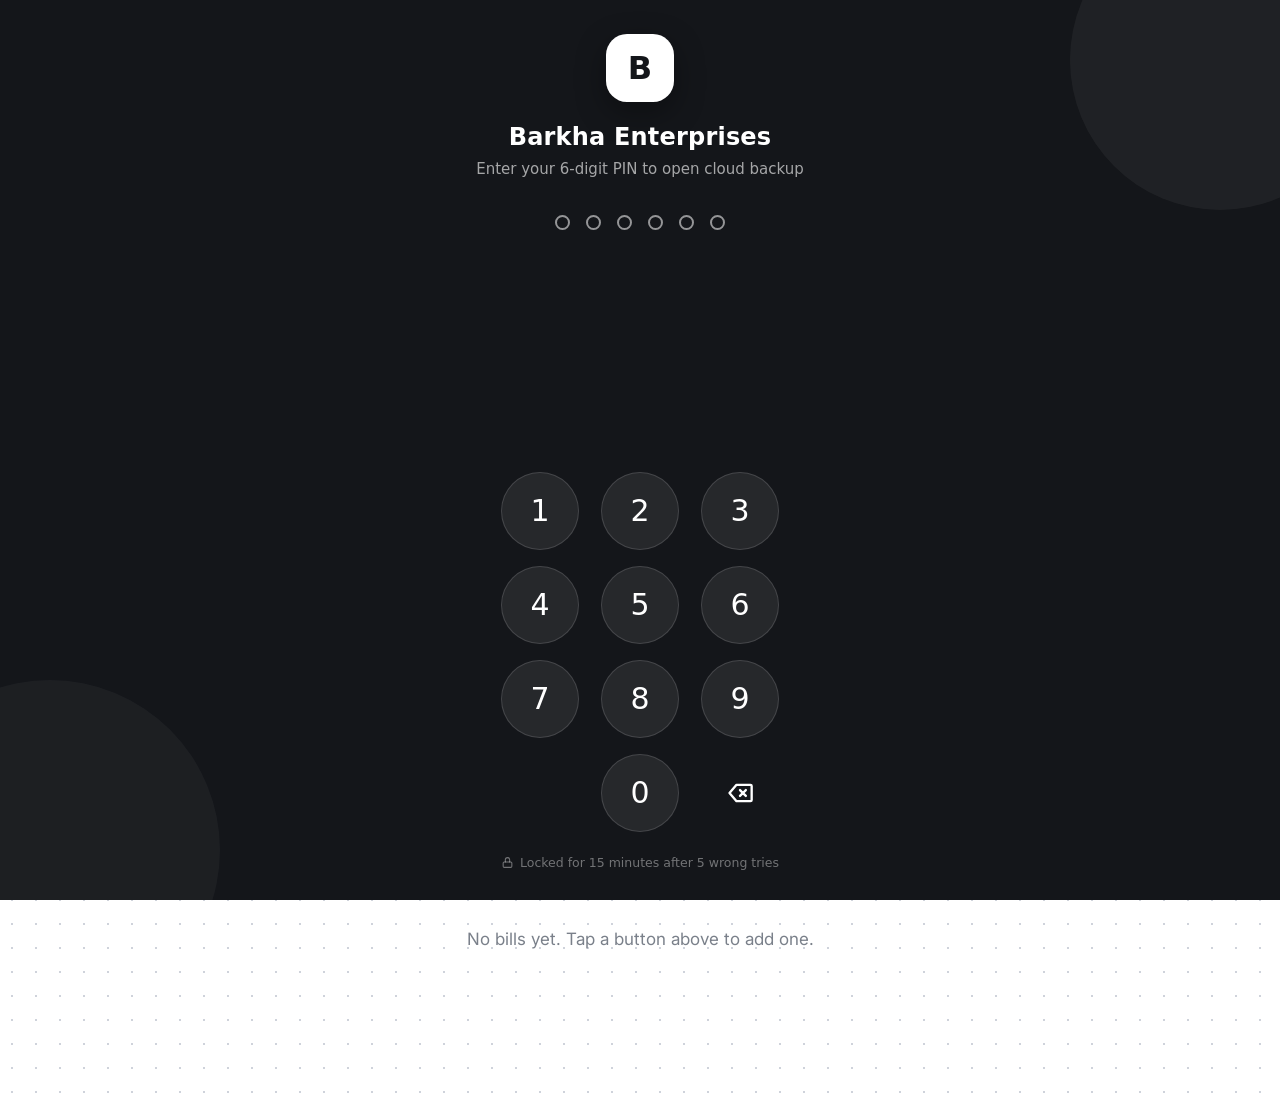
<file: index.html>
<!doctype html>
<html lang="en"><head><meta charset="utf-8">
<meta name="color-scheme" content="light"><link rel="preconnect" href="https://fonts.googleapis.com"><link rel="stylesheet" href="https://fonts.googleapis.com/css2?family=Inter:wght@400;500;600;700&display=swap" media="print" onload="this.media='all'"><noscript><link rel="stylesheet" href="https://fonts.googleapis.com/css2?family=Inter:wght@400;500;600;700&display=swap"></noscript><meta name="viewport" content="width=device-width, initial-scale=1, viewport-fit=cover">
<title>Barkha Enterprises – Bills</title>
<style>
:root{--bg:#fff;--fg:#14161a;--mu:#7a808a;--ln:#e8eaee;--sf:#f6f7f9;color-scheme:light;box-sizing:border-box;padding-top:env(safe-area-inset-top,0px);padding-bottom:env(safe-area-inset-bottom,0px)}
*{box-sizing:border-box;-webkit-tap-highlight-color:transparent}
html,body{margin:0;background:#fff;color:var(--fg);font:17px/1.45 Inter,system-ui,-apple-system,'Segoe UI',Roboto,sans-serif}
button,input,select{font:inherit;color:inherit}
#app{max-width:560px;margin:0 auto;padding:18px 18px calc(110px + env(safe-area-inset-bottom,0px))}
header{display:flex;justify-content:space-between;align-items:center;margin-bottom:22px}
.br{display:flex;align-items:center;gap:12px}
.lo{width:42px;height:42px;border-radius:12px;background:var(--fg);color:#fff;display:grid;place-items:center;font-weight:700;font-size:20px}
.br b{display:block;font-size:19px;line-height:1.1;letter-spacing:.2px}
.br small{color:var(--mu);font-size:13px}
.lg{border:1px solid var(--ln);background:var(--sf);padding:8px 14px;border-radius:20px;font-size:15px;font-weight:600}
.g2{display:grid;grid-template-columns:1fr 1fr;gap:12px;margin-bottom:12px}
.big{display:block;width:100%;padding:18px 10px;border:0;background:var(--fg);color:#fff;font-size:18px;font-weight:600;border-radius:16px;text-align:center;box-shadow:0 4px 14px rgba(0,0,0,.15)}
.big.o{background:#fff;color:var(--fg);border:1.5px solid var(--fg);box-shadow:none}
.sum{background:var(--sf);border-radius:18px;padding:16px;margin-bottom:16px}
.sum small{color:var(--mu);font-size:13px}
.sum b{display:block;font-size:22px;margin-top:2px}
input[type=text],input[type=number],input[type=date],input[type=search]{width:100%;padding:14px;border:1.5px solid var(--ln);border-radius:12px;background:#fff;margin:6px 0 14px;outline:0}
input:focus{border-color:var(--fg)}
label{font-size:14px;color:var(--mu);font-weight:600}
.card{border:1px solid var(--ln);border-radius:16px;padding:14px 16px;margin-bottom:10px;cursor:pointer;background:#fff;box-shadow:0 2px 8px rgba(0,0,0,.04)}
.card .t{display:flex;justify-content:space-between;gap:8px;font-weight:700}
.card .s{color:var(--mu);font-size:14px;margin-top:4px}
h3{margin:24px 0 10px;font-size:17px}
.opt{display:flex;gap:12px;align-items:center;border:1.5px solid var(--ln);border-radius:12px;padding:14px;margin-bottom:8px;color:var(--fg);font-size:16px;font-weight:500}
.opt input{width:22px;height:22px;accent-color:var(--fg)}
.it{border:1px solid var(--ln);border-radius:14px;padding:12px;margin-bottom:10px;background:var(--sf)}
.it .g{display:grid;grid-template-columns:1fr 1fr 1fr;gap:8px;align-items:center}
.it input{margin:0 0 8px;background:#fff}
.a{text-align:right;font-weight:700;font-size:15px}
.tot{background:var(--sf);border-radius:16px;padding:8px 16px}
.tot div{display:flex;justify-content:space-between;padding:10px 0;border-bottom:1px solid var(--ln)}
.tot div:last-child{border:0}
.tot .f{font-size:21px;font-weight:700}
.ph{border:1.5px dashed #c5c9d0;border-radius:16px;padding:16px;text-align:center;margin-bottom:12px;color:var(--fg);display:block;cursor:pointer;font-weight:600;font-size:16px}
.ph img,.pv img{max-width:100%;border-radius:12px;display:block;margin:8px auto 0}
nav{position:fixed;left:0;right:0;bottom:0;display:flex;background:rgba(255,255,255,.96);border-top:1px solid var(--ln);padding-bottom:env(safe-area-inset-bottom,0px)}
nav button{flex:1;padding:16px;background:none;border:0;font-size:16px;color:var(--mu);font-weight:600}
nav button.on{color:var(--fg);box-shadow:inset 0 3px 0 var(--fg)}
.back{background:none;border:0;font-size:16px;padding:0 0 12px;font-weight:600}
.sm{display:inline-block;background:#fff;border:1.5px solid var(--fg);border-radius:12px;padding:12px 16px;margin:8px 8px 0 0;font-weight:600;font-size:15px;text-decoration:none;color:var(--fg)}
.sm.k{background:var(--fg);color:#fff}
.mut{color:var(--mu);text-align:center;padding:26px 0}
.tag{font-size:12px;border:1px solid var(--fg);border-radius:10px;padding:2px 9px;font-weight:600;white-space:nowrap}
.tag.k{background:var(--fg);color:#fff}
.chips{display:flex;gap:8px;margin:2px 0 8px}
.chip{border:1.5px solid var(--ln);background:#fff;border-radius:20px;padding:8px 16px;font-weight:600;font-size:15px}
.chip.on{background:var(--fg);color:#fff;border-color:var(--fg)}
@media print{nav,.noprint,header .lg{display:none}#app{padding:0}.tot,.it{background:#fff}}

html,body{background-color:#fff;background-image:radial-gradient(circle,#cfd3db 1px,transparent 1.4px);background-size:24px 24px}
.card,.sum,.tot,.it,.opt,.ph{background:rgba(255,255,255,.74);-webkit-backdrop-filter:blur(14px);backdrop-filter:blur(14px);border:1px solid rgba(20,22,26,.09)}
.card,.big,.sm,.chip,.lg,.opt,.ph,nav button{transition:transform .25s cubic-bezier(.22,.61,.36,1),box-shadow .25s,background .2s,color .2s}
.card:hover{transform:translateY(-2px);box-shadow:0 10px 26px rgba(0,0,0,.09)}
.card:active,.big:active,.sm:active,.chip:active{transform:scale(.97)}
@keyframes in{from{opacity:0;transform:translateY(12px)}to{opacity:1;transform:none}}
@keyframes rg{from{stroke-dashoffset:214}}
@keyframes gr{from{transform:scaleY(0)}}
@keyframes fade{from{opacity:0}}
@keyframes pop{from{opacity:0;transform:scale(.92) translateY(10px)}}
@keyframes bar{to{width:0}}
#app>*{animation:in .55s cubic-bezier(.16,1,.3,1) both}
.bg{transform-origin:bottom;transform-box:fill-box;animation:gr .9s cubic-bezier(.16,1,.3,1) both}
.rw{display:flex;gap:16px;align-items:center;margin-bottom:8px}
.rw b{font-size:20px;display:block;margin-bottom:6px}
.lgd{font-size:12px;color:var(--mu);margin-top:4px}
.mo{position:fixed;inset:0;background:rgba(20,22,26,.35);-webkit-backdrop-filter:blur(5px);backdrop-filter:blur(5px);display:grid;place-items:center;padding:24px;z-index:50;animation:fade .2s}
.md{background:#fff;border-radius:22px;padding:24px;max-width:360px;width:100%;box-shadow:0 24px 70px rgba(0,0,0,.25);animation:pop .35s cubic-bezier(.16,1,.3,1)}
.md p{margin:0 0 18px;font-size:17px}
.md .r{display:flex;gap:6px;justify-content:flex-end}
.md .sm{margin:0 0 0 8px}
.ts{position:fixed;left:16px;right:16px;bottom:84px;max-width:528px;margin:auto;background:var(--fg);color:#fff;border-radius:16px;padding:16px;display:flex;justify-content:space-between;align-items:center;overflow:hidden;z-index:40;animation:in .35s cubic-bezier(.16,1,.3,1)}
.ts button{background:none;border:0;color:#fff;font-weight:700;text-decoration:underline;padding:0 4px}
.ts i{position:absolute;left:0;bottom:0;height:3px;width:100%;background:#fff;animation:bar 5s linear forwards}
@media(prefers-reduced-motion:reduce){*{animation:none!important;transition:none!important}}

input[type=month]{width:100%;padding:14px;border:1.5px solid var(--ln);border-radius:12px;background:#fff;margin:6px 0 14px}
.chips{flex-wrap:wrap}
.dw{display:flex;gap:8px;align-items:flex-start}
.dw input{flex:1;min-width:0}
.mc{width:48px;height:48px;margin-top:6px;border:1.5px solid var(--ln);background:#fff;border-radius:12px;font-size:20px;flex:none}
.it .mc{margin-top:0}
details.fx{margin:0 0 10px}
details.fx summary{cursor:pointer;font-weight:600;font-size:15px;padding:6px 0;color:var(--mu)}
html.bigtxt #app{zoom:1.2}

.sw{position:relative;margin-bottom:10px;border-radius:16px;overflow:hidden;touch-action:pan-y}
.sw .card{margin:0;background:#fff;-webkit-backdrop-filter:none;backdrop-filter:none;position:relative;touch-action:pan-y;user-select:none;-webkit-user-select:none}
.sw .card:hover{transform:none}
.sb{position:absolute;inset:0;display:none;align-items:center;padding:0 22px;font-weight:700;color:#fff}
.sb.l{background:var(--fg);justify-content:flex-start}.sb.r{background:#fff;color:var(--fg);border:1.5px solid var(--fg);border-radius:16px;justify-content:flex-end}
.sw.lon .sb.l,.sw.ron .sb.r{display:flex}
.sw .card.snap{transition:transform .25s cubic-bezier(.22,.61,.36,1)}
#fab{position:fixed;right:18px;bottom:78px;z-index:30;width:58px;height:58px;border-radius:50%;border:0;background:var(--fg);color:#fff;font-size:32px;line-height:1;box-shadow:0 8px 24px rgba(0,0,0,.28);transition:transform .3s cubic-bezier(.22,.61,.36,1)}
#fab.o{transform:rotate(45deg)}#fab:active{transform:scale(.92)}#fab.o:active{transform:rotate(45deg) scale(.92)}
.fb{position:fixed;inset:0;z-index:29;background:rgba(255,255,255,.7);-webkit-backdrop-filter:blur(6px);backdrop-filter:blur(6px);animation:fade .2s}
.fm{position:fixed;right:18px;bottom:148px;z-index:31;display:flex;flex-direction:column;gap:10px;align-items:flex-end}
.fm button{background:#fff;border:1.5px solid var(--fg);border-radius:16px;padding:13px 18px;font-weight:600;font-size:16px;box-shadow:0 6px 18px rgba(0,0,0,.12);animation:pop .3s cubic-bezier(.16,1,.3,1) both}
.fm button:nth-child(1){animation-delay:.15s}.fm button:nth-child(2){animation-delay:.1s}.fm button:nth-child(3){animation-delay:.05s}
.dn{position:fixed;left:50%;top:42%;transform:translate(-50%,-50%);z-index:60;background:var(--fg);color:#fff;border-radius:22px;padding:22px 28px;text-align:center;font-weight:700;box-shadow:0 20px 60px rgba(0,0,0,.3);animation:pop .35s cubic-bezier(.16,1,.3,1);pointer-events:none}
.dn svg{display:block;margin:0 auto 8px}.dn path{stroke-dasharray:30;stroke-dashoffset:30;animation:ck .45s .15s ease forwards}
@keyframes ck{to{stroke-dashoffset:0}}
.bh{cursor:pointer}
.clr{float:right;font-size:13px;border:1.5px solid var(--fg);background:#fff;border-radius:14px;padding:3px 12px;font-weight:600}
.it .h{width:100%}
.dw select{width:84px;height:50px;margin-top:6px;border:1.5px solid var(--ln);border-radius:12px;background:#fff;padding:0 8px}
.upi{display:flex;gap:14px;align-items:center;margin:14px 0;padding:14px;border:1px solid var(--ln);border-radius:16px;background:#fff;font-size:15px}
.ew{background:var(--fg);color:#fff;border-radius:12px;padding:10px 14px;margin:12px 0;font-weight:600;font-size:15px}
.back{display:none}
.bkw{position:sticky;top:env(safe-area-inset-top,0px);z-index:20;margin:-8px -18px 14px;padding:10px 18px;background:rgba(255,255,255,.82);-webkit-backdrop-filter:blur(14px);backdrop-filter:blur(14px)}
.bk{display:inline-flex;align-items:center;gap:6px;height:50px;padding:0 24px;border:1.5px solid var(--fg);border-radius:25px;background:#fff;font-weight:700;font-size:18px;box-shadow:0 4px 14px rgba(0,0,0,.08);transition:transform .25s cubic-bezier(.34,1.56,.64,1),box-shadow .2s}
.bk:active{transform:scale(.94) translateX(-3px)}
@keyframes slf{from{opacity:0;transform:translateX(30px)}}
@keyframes slb{from{opacity:0;transform:translateX(-30px)}}
#app.fw{animation:slf .4s cubic-bezier(.16,1,.3,1)}#app.bw{animation:slb .4s cubic-bezier(.16,1,.3,1)}
html{scroll-behavior:smooth}
input,select{transition:border-color .2s,box-shadow .25s}
input:focus,select:focus{box-shadow:0 0 0 4px rgba(20,22,26,.08)}
.card,.sum,.opt,.tot{transition:transform .35s cubic-bezier(.34,1.56,.64,1),box-shadow .25s,background .2s}
.opt:active{transform:scale(.98)}
.it{animation:pop .4s cubic-bezier(.16,1,.3,1) both}
.an .sw{animation:in .5s cubic-bezier(.16,1,.3,1) both}
.big,.sm,.chip,.lg,.fm button{position:relative;clip-path:inset(0 round 16px)}
.rp{position:absolute;border-radius:50%;background:currentColor;opacity:.22;transform:scale(0);animation:rpl .6s ease-out forwards;pointer-events:none}
@keyframes rpl{to{transform:scale(1);opacity:0}}
nav button.on{transition:box-shadow .3s,color .2s}
.tabs{display:flex;gap:6px;background:var(--sf);border-radius:16px;padding:5px;margin:-8px 0 16px}
.tabs button{flex:1;border:0;background:none;padding:12px 8px;border-radius:12px;font-weight:700;font-size:16px;color:var(--mu);transition:background .25s,color .2s,box-shadow .25s}
.tabs button.on{background:#fff;color:var(--fg);box-shadow:0 2px 8px rgba(0,0,0,.12)}
.ov{position:fixed;inset:0;background:rgba(0,0,0,.5);z-index:99;display:flex;align-items:center;justify-content:center;padding:16px}.ov>div{background:#fff;border-radius:18px;padding:16px;width:100%;max-width:420px;max-height:90vh;overflow:auto}.tabs button,#nav button{padding-left:2px;padding-right:2px;font-size:14px}.ov label,#app label{display:block;margin:10px 0 4px;font-weight:600}.ov input,.ov textarea{display:block;width:100%;box-sizing:border-box;margin-bottom:4px}.sm,.chip,.lg,.fm button{clip-path:none;overflow:hidden}.zbig .sm{display:block;width:100%;box-sizing:border-box;text-align:center;margin:8px 0 0;padding:16px;font-size:17px}.zrow{display:flex;gap:8px;margin-top:8px}.zrow .sm{flex:1;margin:0;text-align:center}.zmore{margin-top:12px}.zmore summary{font-weight:700;cursor:pointer;padding:10px 0}.zmr{display:flex;flex-wrap:wrap;gap:8px}.zmr .sm{margin:0}
nav{padding-top:4px;background:rgba(255,255,255,.88);-webkit-backdrop-filter:blur(16px);backdrop-filter:blur(16px)}
nav button{display:flex;flex-direction:column;align-items:center;justify-content:center;gap:3px;padding:7px 0 6px;font-size:11px;font-weight:600;letter-spacing:.1px;line-height:1.1;min-width:0;box-shadow:none}
nav button span{display:block;max-width:100%;overflow:hidden;text-overflow:ellipsis;white-space:nowrap}
nav button svg{transition:transform .25s cubic-bezier(.34,1.56,.64,1)}
nav button.on{box-shadow:inset 0 3px 0 var(--fg)}
nav button.on svg{transform:translateY(-1px) scale(1.08)}
#app{padding-bottom:calc(120px + env(safe-area-inset-bottom,0px))}
/* profile page */
.pfh{background:var(--fg);color:#fff;border-radius:22px;padding:20px 18px;margin:0 0 14px;position:relative;overflow:hidden;box-shadow:0 8px 24px rgba(0,0,0,.18)}
.pfh:after{content:"";position:absolute;right:-40px;top:-40px;width:150px;height:150px;border-radius:50%;background:rgba(255,255,255,.07)}
.pfh .av{width:60px;height:60px;border-radius:18px;background:#fff;color:var(--fg);display:grid;place-items:center;font-weight:800;font-size:28px;margin-bottom:12px;position:relative;z-index:1}
.pfh b{display:block;font-size:21px;line-height:1.2;position:relative;z-index:1}
.pfh small{display:block;opacity:.7;font-size:14px;margin-top:3px;position:relative;z-index:1}
.pfh .pc{display:flex;flex-wrap:wrap;gap:6px;margin-top:12px;position:relative;z-index:1}
.pfh .pc span{background:rgba(255,255,255,.14);border-radius:20px;padding:5px 11px;font-size:12.5px;font-weight:600}
.pfp{margin:14px 0 0;position:relative;z-index:1}
.pfp div{height:6px;background:rgba(255,255,255,.18);border-radius:3px;overflow:hidden}
.pfp i{display:block;height:100%;background:#fff;border-radius:3px;transition:width .5s}
.pfp small{margin-top:6px;font-size:12.5px}
.pfc{background:rgba(255,255,255,.78);-webkit-backdrop-filter:blur(14px);backdrop-filter:blur(14px);border:1px solid var(--ln);border-radius:20px;padding:16px;margin:0 0 12px;box-shadow:0 2px 12px rgba(0,0,0,.05)}
.pfc h4{margin:0 0 4px;font-size:16px;display:flex;align-items:center;gap:10px}
.pfc h4 em{width:34px;height:34px;border-radius:11px;background:var(--fg);color:#fff;display:grid;place-items:center;font-style:normal;flex:none}
.pfc h4 em svg{width:18px;height:18px}
#app .pfc label{display:block;margin:12px 0 5px;font-size:12.5px;font-weight:700;color:var(--mu);text-transform:uppercase;letter-spacing:.5px}
#app .pfc .pi{display:block;width:100%;box-sizing:border-box;margin:0;padding:13px 14px;font:inherit;font-size:16px;color:var(--fg);background:var(--sf);border:1.5px solid transparent;border-radius:14px;outline:0;transition:border-color .2s,background .2s,box-shadow .2s;-webkit-appearance:none;appearance:none;height:auto;flex:none}
#app .pfc textarea.pi{resize:vertical;min-height:76px}
#app .pfc .pi:focus{background:#fff;border-color:var(--fg);box-shadow:0 0 0 4px rgba(20,22,26,.07)}
.pfq{display:flex;gap:14px;align-items:center;margin-top:6px}
.pfq .box{width:110px;height:110px;flex:none;border-radius:16px;border:2px dashed #c9cdd4;background:#fff;display:grid;place-items:center;overflow:hidden;color:var(--mu);font-size:12px;text-align:center;padding:6px;box-sizing:border-box}
.pfq .box img{width:100%;height:100%;object-fit:contain;display:block}
.pfq .bt{flex:1;min-width:0}
.pfq .bt label.up{display:block;margin:0;text-align:center;background:#fff;border:1.5px solid var(--fg);border-radius:12px;padding:12px 10px;font-size:15px;font-weight:700;color:var(--fg);text-transform:none;letter-spacing:0;cursor:pointer}
.pfq .bt .rm{display:block;width:100%;margin:8px 0 0;padding:10px;background:none;border:0;color:#c0392b;font-weight:700;font-size:14px}
.pfs{position:sticky;bottom:calc(72px + env(safe-area-inset-bottom,0px));z-index:15;padding:10px 0 0;margin-top:6px;background:linear-gradient(to top,#fff 55%,rgba(255,255,255,0))}
.pfs .big{margin:0}
#nav button{font-size:11px;padding:7px 0 6px}
#nav button span{font-size:11px}
#app .pfc .pfq label.up{margin:0;text-transform:none;letter-spacing:0;font-size:15px;color:var(--fg)}
nav{z-index:30}
#boot,#cloudf{position:fixed;left:0;top:0;width:100%;height:100%;border:0;z-index:9999}#cloudf{background:#14161a}#boot{background:#14161a;display:flex;flex-direction:column;align-items:center;justify-content:center;color:#fff;transition:opacity .45s}#boot.out{opacity:0;pointer-events:none}#boot .bl{width:76px;height:76px;border-radius:23px;background:#fff;color:#14161a;display:grid;place-items:center;font-weight:800;font-size:36px;box-shadow:0 10px 30px rgba(0,0,0,.4);animation:bkp 1.4s ease-in-out infinite}#boot b{margin-top:18px;font-size:22px}#boot small{margin-top:6px;color:rgba(255,255,255,.6);font-size:14px}#boot .bsp{margin-top:26px;width:26px;height:26px;border-radius:50%;border:3px solid rgba(255,255,255,.2);border-top-color:#fff;animation:bks .8s linear infinite}@keyframes bks{to{transform:rotate(360deg)}}@keyframes bkp{50%{transform:scale(1.07)}}
textarea#fsh{display:block;width:100%;box-sizing:border-box;padding:14px;border:1.5px solid var(--ln);border-radius:12px;background:#fff;margin:6px 0 14px;outline:0;font:inherit;resize:vertical}</style></head><body>
<div id="boot"><div class="bl">B</div><b>Barkha Enterprises</b><small>Loading…</small><i class="bsp"></i></div><iframe id="cloudf" title="Cloud backup" style="display:none"></iframe>
<div id="app"></div><nav id="nav"></nav><script>/* QR encoder: Kazuhiko Arase, MIT licence, http://www.d-project.com/ — QR Code is a registered trademark of DENSO WAVE INCORPORATED */
(function(){var M={},C={};function R(n){n=n.replace("./","");return C[n]||(C[n]=M[n]())}
M["QRMode"]=function(){var module={exports:{}};module.exports = {
    MODE_NUMBER :       1 << 0,
    MODE_ALPHA_NUM :    1 << 1,
    MODE_8BIT_BYTE :    1 << 2,
    MODE_KANJI :        1 << 3
};

return module.exports};
M["QRErrorCorrectLevel"]=function(){var module={exports:{}};module.exports = {
	L : 1,
	M : 0,
	Q : 3,
	H : 2
};

return module.exports};
M["QRMaskPattern"]=function(){var module={exports:{}};module.exports = {
	PATTERN000 : 0,
	PATTERN001 : 1,
	PATTERN010 : 2,
	PATTERN011 : 3,
	PATTERN100 : 4,
	PATTERN101 : 5,
	PATTERN110 : 6,
	PATTERN111 : 7
};

return module.exports};
M["QRMath"]=function(){var module={exports:{}};var QRMath = {
	glog : function(n) {
		if (n < 1) {
			throw new Error("glog(" + n + ")");
		}
		return QRMath.LOG_TABLE[n];
	},
	gexp : function(n) {
		while (n < 0) {
			n += 255;
		}
		while (n >= 256) {
			n -= 255;
		}
		return QRMath.EXP_TABLE[n];
	},
	EXP_TABLE : new Array(256),
	LOG_TABLE : new Array(256)
};
for (var i = 0; i < 8; i++) {
	QRMath.EXP_TABLE[i] = 1 << i;
}
for (var i = 8; i < 256; i++) {
	QRMath.EXP_TABLE[i] = QRMath.EXP_TABLE[i - 4]
		^ QRMath.EXP_TABLE[i - 5]
		^ QRMath.EXP_TABLE[i - 6]
		^ QRMath.EXP_TABLE[i - 8];
}
for (var i = 0; i < 255; i++) {
	QRMath.LOG_TABLE[QRMath.EXP_TABLE[i] ] = i;
}
module.exports = QRMath;

return module.exports};
M["QRPolynomial"]=function(){var module={exports:{}};var QRMath = R("QRMath");
function QRPolynomial(num, shift) {
	if (num.length === undefined) {
		throw new Error(num.length + "/" + shift);
	}
	var offset = 0;
	while (offset < num.length && num[offset] === 0) {
		offset++;
	}
	this.num = new Array(num.length - offset + shift);
	for (var i = 0; i < num.length - offset; i++) {
		this.num[i] = num[i + offset];
	}
}
QRPolynomial.prototype = {
	get : function(index) {
		return this.num[index];
	},
	getLength : function() {
		return this.num.length;
	},
	multiply : function(e) {
		var num = new Array(this.getLength() + e.getLength() - 1);
		for (var i = 0; i < this.getLength(); i++) {
			for (var j = 0; j < e.getLength(); j++) {
				num[i + j] ^= QRMath.gexp(QRMath.glog(this.get(i) ) + QRMath.glog(e.get(j) ) );
			}
		}
		return new QRPolynomial(num, 0);
	},
	mod : function(e) {
		if (this.getLength() - e.getLength() < 0) {
			return this;
		}
		var ratio = QRMath.glog(this.get(0) ) - QRMath.glog(e.get(0) );
		var num = new Array(this.getLength() );
		for (var i = 0; i < this.getLength(); i++) {
			num[i] = this.get(i);
		}
		for (var x = 0; x < e.getLength(); x++) {
			num[x] ^= QRMath.gexp(QRMath.glog(e.get(x) ) + ratio);
		}
		return new QRPolynomial(num, 0).mod(e);
	}
};
module.exports = QRPolynomial;

return module.exports};
M["QRUtil"]=function(){var module={exports:{}};var QRMode = R("QRMode");
var QRPolynomial = R("QRPolynomial");
var QRMath = R("QRMath");
var QRMaskPattern = R("QRMaskPattern");
var QRUtil = {
    PATTERN_POSITION_TABLE : [
        [],
        [6, 18],
        [6, 22],
        [6, 26],
        [6, 30],
        [6, 34],
        [6, 22, 38],
        [6, 24, 42],
        [6, 26, 46],
        [6, 28, 50],
        [6, 30, 54],        
        [6, 32, 58],
        [6, 34, 62],
        [6, 26, 46, 66],
        [6, 26, 48, 70],
        [6, 26, 50, 74],
        [6, 30, 54, 78],
        [6, 30, 56, 82],
        [6, 30, 58, 86],
        [6, 34, 62, 90],
        [6, 28, 50, 72, 94],
        [6, 26, 50, 74, 98],
        [6, 30, 54, 78, 102],
        [6, 28, 54, 80, 106],
        [6, 32, 58, 84, 110],
        [6, 30, 58, 86, 114],
        [6, 34, 62, 90, 118],
        [6, 26, 50, 74, 98, 122],
        [6, 30, 54, 78, 102, 126],
        [6, 26, 52, 78, 104, 130],
        [6, 30, 56, 82, 108, 134],
        [6, 34, 60, 86, 112, 138],
        [6, 30, 58, 86, 114, 142],
        [6, 34, 62, 90, 118, 146],
        [6, 30, 54, 78, 102, 126, 150],
        [6, 24, 50, 76, 102, 128, 154],
        [6, 28, 54, 80, 106, 132, 158],
        [6, 32, 58, 84, 110, 136, 162],
        [6, 26, 54, 82, 110, 138, 166],
        [6, 30, 58, 86, 114, 142, 170]
    ],
    G15 : (1 << 10) | (1 << 8) | (1 << 5) | (1 << 4) | (1 << 2) | (1 << 1) | (1 << 0),
    G18 : (1 << 12) | (1 << 11) | (1 << 10) | (1 << 9) | (1 << 8) | (1 << 5) | (1 << 2) | (1 << 0),
    G15_MASK : (1 << 14) | (1 << 12) | (1 << 10)    | (1 << 4) | (1 << 1),
    getBCHTypeInfo : function(data) {
        var d = data << 10;
        while (QRUtil.getBCHDigit(d) - QRUtil.getBCHDigit(QRUtil.G15) >= 0) {
            d ^= (QRUtil.G15 << (QRUtil.getBCHDigit(d) - QRUtil.getBCHDigit(QRUtil.G15) ) );    
        }
        return ( (data << 10) | d) ^ QRUtil.G15_MASK;
    },
    getBCHTypeNumber : function(data) {
        var d = data << 12;
        while (QRUtil.getBCHDigit(d) - QRUtil.getBCHDigit(QRUtil.G18) >= 0) {
            d ^= (QRUtil.G18 << (QRUtil.getBCHDigit(d) - QRUtil.getBCHDigit(QRUtil.G18) ) );    
        }
        return (data << 12) | d;
    },
    getBCHDigit : function(data) {
        var digit = 0;
        while (data !== 0) {
            digit++;
            data >>>= 1;
        }
        return digit;
    },
    getPatternPosition : function(typeNumber) {
        return QRUtil.PATTERN_POSITION_TABLE[typeNumber - 1];
    },
    getMask : function(maskPattern, i, j) {
        switch (maskPattern) {
        case QRMaskPattern.PATTERN000 : return (i + j) % 2 === 0;
        case QRMaskPattern.PATTERN001 : return i % 2 === 0;
        case QRMaskPattern.PATTERN010 : return j % 3 === 0;
        case QRMaskPattern.PATTERN011 : return (i + j) % 3 === 0;
        case QRMaskPattern.PATTERN100 : return (Math.floor(i / 2) + Math.floor(j / 3) ) % 2 === 0;
        case QRMaskPattern.PATTERN101 : return (i * j) % 2 + (i * j) % 3 === 0;
        case QRMaskPattern.PATTERN110 : return ( (i * j) % 2 + (i * j) % 3) % 2 === 0;
        case QRMaskPattern.PATTERN111 : return ( (i * j) % 3 + (i + j) % 2) % 2 === 0;
        default :
            throw new Error("bad maskPattern:" + maskPattern);
        }
    },
    getErrorCorrectPolynomial : function(errorCorrectLength) {
        var a = new QRPolynomial([1], 0);
        for (var i = 0; i < errorCorrectLength; i++) {
            a = a.multiply(new QRPolynomial([1, QRMath.gexp(i)], 0) );
        }
        return a;
    },
    getLengthInBits : function(mode, type) {
        if (1 <= type && type < 10) {
            switch(mode) {
            case QRMode.MODE_NUMBER     : return 10;
            case QRMode.MODE_ALPHA_NUM  : return 9;
            case QRMode.MODE_8BIT_BYTE  : return 8;
            case QRMode.MODE_KANJI      : return 8;
            default :
                throw new Error("mode:" + mode);
            }
        } else if (type < 27) {
            switch(mode) {
            case QRMode.MODE_NUMBER     : return 12;
            case QRMode.MODE_ALPHA_NUM  : return 11;
            case QRMode.MODE_8BIT_BYTE  : return 16;
            case QRMode.MODE_KANJI      : return 10;
            default :
                throw new Error("mode:" + mode);
            }
        } else if (type < 41) {
            switch(mode) {
            case QRMode.MODE_NUMBER     : return 14;
            case QRMode.MODE_ALPHA_NUM  : return 13;
            case QRMode.MODE_8BIT_BYTE  : return 16;
            case QRMode.MODE_KANJI      : return 12;
            default :
                throw new Error("mode:" + mode);
            }
        } else {
            throw new Error("type:" + type);
        }
    },
    getLostPoint : function(qrCode) {
        var moduleCount = qrCode.getModuleCount();
        var lostPoint = 0;
        var row = 0; 
        var col = 0;
        for (row = 0; row < moduleCount; row++) {
            for (col = 0; col < moduleCount; col++) {
                var sameCount = 0;
                var dark = qrCode.isDark(row, col);
                for (var r = -1; r <= 1; r++) {
                    if (row + r < 0 || moduleCount <= row + r) {
                        continue;
                    }
                    for (var c = -1; c <= 1; c++) {
                        if (col + c < 0 || moduleCount <= col + c) {
                            continue;
                        }
                        if (r === 0 && c === 0) {
                            continue;
                        }
                        if (dark === qrCode.isDark(row + r, col + c) ) {
                            sameCount++;
                        }
                    }
                }
                if (sameCount > 5) {
                    lostPoint += (3 + sameCount - 5);
                }
            }
        }
        for (row = 0; row < moduleCount - 1; row++) {
            for (col = 0; col < moduleCount - 1; col++) {
                var count = 0;
                if (qrCode.isDark(row,     col    ) ) count++;
                if (qrCode.isDark(row + 1, col    ) ) count++;
                if (qrCode.isDark(row,     col + 1) ) count++;
                if (qrCode.isDark(row + 1, col + 1) ) count++;
                if (count === 0 || count === 4) {
                    lostPoint += 3;
                }
            }
        }
        for (row = 0; row < moduleCount; row++) {
            for (col = 0; col < moduleCount - 6; col++) {
                if (qrCode.isDark(row, col) && 
                        !qrCode.isDark(row, col + 1) && 
                         qrCode.isDark(row, col + 2) && 
                         qrCode.isDark(row, col + 3) && 
                         qrCode.isDark(row, col + 4) && 
                        !qrCode.isDark(row, col + 5) && 
                         qrCode.isDark(row, col + 6) ) {
                    lostPoint += 40;
                }
            }
        }
        for (col = 0; col < moduleCount; col++) {
            for (row = 0; row < moduleCount - 6; row++) {
                if (qrCode.isDark(row, col) &&
                        !qrCode.isDark(row + 1, col) &&
                         qrCode.isDark(row + 2, col) &&
                         qrCode.isDark(row + 3, col) &&
                         qrCode.isDark(row + 4, col) &&
                        !qrCode.isDark(row + 5, col) &&
                         qrCode.isDark(row + 6, col) ) {
                    lostPoint += 40;
                }
            }
        }
        var darkCount = 0;
        for (col = 0; col < moduleCount; col++) {
            for (row = 0; row < moduleCount; row++) {
                if (qrCode.isDark(row, col) ) {
                    darkCount++;
                }
            }
        }
        var ratio = Math.abs(100 * darkCount / moduleCount / moduleCount - 50) / 5;
        lostPoint += ratio * 10;
        return lostPoint;       
    }
};
module.exports = QRUtil;

return module.exports};
M["QRRSBlock"]=function(){var module={exports:{}};var QRErrorCorrectLevel = R("QRErrorCorrectLevel");
function QRRSBlock(totalCount, dataCount) {
	this.totalCount = totalCount;
	this.dataCount  = dataCount;
}
QRRSBlock.RS_BLOCK_TABLE = [
	[1, 26, 19],
	[1, 26, 16],
	[1, 26, 13],
	[1, 26, 9],
	[1, 44, 34],
	[1, 44, 28],
	[1, 44, 22],
	[1, 44, 16],
	[1, 70, 55],
	[1, 70, 44],
	[2, 35, 17],
	[2, 35, 13],
	[1, 100, 80],
	[2, 50, 32],
	[2, 50, 24],
	[4, 25, 9],
	[1, 134, 108],
	[2, 67, 43],
	[2, 33, 15, 2, 34, 16],
	[2, 33, 11, 2, 34, 12],
	[2, 86, 68],
	[4, 43, 27],
	[4, 43, 19],
	[4, 43, 15],
	[2, 98, 78],
	[4, 49, 31],
	[2, 32, 14, 4, 33, 15],
	[4, 39, 13, 1, 40, 14],
	[2, 121, 97],
	[2, 60, 38, 2, 61, 39],
	[4, 40, 18, 2, 41, 19],
	[4, 40, 14, 2, 41, 15],
	[2, 146, 116],
	[3, 58, 36, 2, 59, 37],
	[4, 36, 16, 4, 37, 17],
	[4, 36, 12, 4, 37, 13],
	[2, 86, 68, 2, 87, 69],
	[4, 69, 43, 1, 70, 44],
	[6, 43, 19, 2, 44, 20],
	[6, 43, 15, 2, 44, 16],
	[4, 101, 81],
	[1, 80, 50, 4, 81, 51],
	[4, 50, 22, 4, 51, 23],
	[3, 36, 12, 8, 37, 13],
	[2, 116, 92, 2, 117, 93],
	[6, 58, 36, 2, 59, 37],
	[4, 46, 20, 6, 47, 21],
	[7, 42, 14, 4, 43, 15],
	[4, 133, 107],
	[8, 59, 37, 1, 60, 38],
	[8, 44, 20, 4, 45, 21],
	[12, 33, 11, 4, 34, 12],
	[3, 145, 115, 1, 146, 116],
	[4, 64, 40, 5, 65, 41],
	[11, 36, 16, 5, 37, 17],
	[11, 36, 12, 5, 37, 13],
	[5, 109, 87, 1, 110, 88],
	[5, 65, 41, 5, 66, 42],
	[5, 54, 24, 7, 55, 25],
	[11, 36, 12],
	[5, 122, 98, 1, 123, 99],
	[7, 73, 45, 3, 74, 46],
	[15, 43, 19, 2, 44, 20],
	[3, 45, 15, 13, 46, 16],
	[1, 135, 107, 5, 136, 108],
	[10, 74, 46, 1, 75, 47],
	[1, 50, 22, 15, 51, 23],
	[2, 42, 14, 17, 43, 15],
	[5, 150, 120, 1, 151, 121],
	[9, 69, 43, 4, 70, 44],
	[17, 50, 22, 1, 51, 23],
	[2, 42, 14, 19, 43, 15],
	[3, 141, 113, 4, 142, 114],
	[3, 70, 44, 11, 71, 45],
	[17, 47, 21, 4, 48, 22],
	[9, 39, 13, 16, 40, 14],
	[3, 135, 107, 5, 136, 108],
	[3, 67, 41, 13, 68, 42],
	[15, 54, 24, 5, 55, 25],
	[15, 43, 15, 10, 44, 16],
	[4, 144, 116, 4, 145, 117],
	[17, 68, 42],
	[17, 50, 22, 6, 51, 23],
	[19, 46, 16, 6, 47, 17],
	[2, 139, 111, 7, 140, 112],
	[17, 74, 46],
	[7, 54, 24, 16, 55, 25],
	[34, 37, 13],
	[4, 151, 121, 5, 152, 122],
	[4, 75, 47, 14, 76, 48],
	[11, 54, 24, 14, 55, 25],
	[16, 45, 15, 14, 46, 16],
	[6, 147, 117, 4, 148, 118],
	[6, 73, 45, 14, 74, 46],
	[11, 54, 24, 16, 55, 25],
	[30, 46, 16, 2, 47, 17],
	[8, 132, 106, 4, 133, 107],
	[8, 75, 47, 13, 76, 48],
	[7, 54, 24, 22, 55, 25],
	[22, 45, 15, 13, 46, 16],
	[10, 142, 114, 2, 143, 115],
	[19, 74, 46, 4, 75, 47],
	[28, 50, 22, 6, 51, 23],
	[33, 46, 16, 4, 47, 17],
	[8, 152, 122, 4, 153, 123],
	[22, 73, 45, 3, 74, 46],
	[8, 53, 23, 26, 54, 24],
	[12, 45, 15, 28, 46, 16],
	[3, 147, 117, 10, 148, 118],
	[3, 73, 45, 23, 74, 46],
	[4, 54, 24, 31, 55, 25],
	[11, 45, 15, 31, 46, 16],
	[7, 146, 116, 7, 147, 117],
	[21, 73, 45, 7, 74, 46],
	[1, 53, 23, 37, 54, 24],
	[19, 45, 15, 26, 46, 16],
	[5, 145, 115, 10, 146, 116],
	[19, 75, 47, 10, 76, 48],
	[15, 54, 24, 25, 55, 25],
	[23, 45, 15, 25, 46, 16],
	[13, 145, 115, 3, 146, 116],
	[2, 74, 46, 29, 75, 47],
	[42, 54, 24, 1, 55, 25],
	[23, 45, 15, 28, 46, 16],
	[17, 145, 115],
	[10, 74, 46, 23, 75, 47],
	[10, 54, 24, 35, 55, 25],
	[19, 45, 15, 35, 46, 16],
	[17, 145, 115, 1, 146, 116],
	[14, 74, 46, 21, 75, 47],
	[29, 54, 24, 19, 55, 25],
	[11, 45, 15, 46, 46, 16],
	[13, 145, 115, 6, 146, 116],
	[14, 74, 46, 23, 75, 47],
	[44, 54, 24, 7, 55, 25],
	[59, 46, 16, 1, 47, 17],
	[12, 151, 121, 7, 152, 122],
	[12, 75, 47, 26, 76, 48],
	[39, 54, 24, 14, 55, 25],
	[22, 45, 15, 41, 46, 16],
	[6, 151, 121, 14, 152, 122],
	[6, 75, 47, 34, 76, 48],
	[46, 54, 24, 10, 55, 25],
	[2, 45, 15, 64, 46, 16],
	[17, 152, 122, 4, 153, 123],
	[29, 74, 46, 14, 75, 47],
	[49, 54, 24, 10, 55, 25],
	[24, 45, 15, 46, 46, 16],
	[4, 152, 122, 18, 153, 123],
	[13, 74, 46, 32, 75, 47],
	[48, 54, 24, 14, 55, 25],
	[42, 45, 15, 32, 46, 16],
	[20, 147, 117, 4, 148, 118],
	[40, 75, 47, 7, 76, 48],
	[43, 54, 24, 22, 55, 25],
	[10, 45, 15, 67, 46, 16],
	[19, 148, 118, 6, 149, 119],
	[18, 75, 47, 31, 76, 48],
	[34, 54, 24, 34, 55, 25],
	[20, 45, 15, 61, 46, 16]
];
QRRSBlock.getRSBlocks = function(typeNumber, errorCorrectLevel) {
	var rsBlock = QRRSBlock.getRsBlockTable(typeNumber, errorCorrectLevel);
	if (rsBlock === undefined) {
		throw new Error("bad rs block @ typeNumber:" + typeNumber + "/errorCorrectLevel:" + errorCorrectLevel);
	}
	var length = rsBlock.length / 3;
	var list = [];
	for (var i = 0; i < length; i++) {
		var count = rsBlock[i * 3 + 0];
		var totalCount = rsBlock[i * 3 + 1];
		var dataCount  = rsBlock[i * 3 + 2];
		for (var j = 0; j < count; j++) {
			list.push(new QRRSBlock(totalCount, dataCount) );	
		}
	}
	return list;
};
QRRSBlock.getRsBlockTable = function(typeNumber, errorCorrectLevel) {
	switch(errorCorrectLevel) {
	case QRErrorCorrectLevel.L :
		return QRRSBlock.RS_BLOCK_TABLE[(typeNumber - 1) * 4 + 0];
	case QRErrorCorrectLevel.M :
		return QRRSBlock.RS_BLOCK_TABLE[(typeNumber - 1) * 4 + 1];
	case QRErrorCorrectLevel.Q :
		return QRRSBlock.RS_BLOCK_TABLE[(typeNumber - 1) * 4 + 2];
	case QRErrorCorrectLevel.H :
		return QRRSBlock.RS_BLOCK_TABLE[(typeNumber - 1) * 4 + 3];
	default :
		return undefined;
	}
};
module.exports = QRRSBlock;

return module.exports};
M["QRBitBuffer"]=function(){var module={exports:{}};function QRBitBuffer() {
	this.buffer = [];
	this.length = 0;
}
QRBitBuffer.prototype = {
	get : function(index) {
		var bufIndex = Math.floor(index / 8);
		return ( (this.buffer[bufIndex] >>> (7 - index % 8) ) & 1) == 1;
	},
	put : function(num, length) {
		for (var i = 0; i < length; i++) {
			this.putBit( ( (num >>> (length - i - 1) ) & 1) == 1);
		}
	},
	getLengthInBits : function() {
		return this.length;
	},
	putBit : function(bit) {
		var bufIndex = Math.floor(this.length / 8);
		if (this.buffer.length <= bufIndex) {
			this.buffer.push(0);
		}
		if (bit) {
			this.buffer[bufIndex] |= (0x80 >>> (this.length % 8) );
		}
		this.length++;
	}
};
module.exports = QRBitBuffer;

return module.exports};
M["QR8bitByte"]=function(){var module={exports:{}};var QRMode = R("QRMode");
function QR8bitByte(data) {
	this.mode = QRMode.MODE_8BIT_BYTE;
	this.data = data;
}
QR8bitByte.prototype = {
	getLength : function() {
		return this.data.length;
	},
	write : function(buffer) {
		for (var i = 0; i < this.data.length; i++) {
			buffer.put(this.data.charCodeAt(i), 8);
		}
	}
};
module.exports = QR8bitByte;

return module.exports};
M["index"]=function(){var module={exports:{}};var QR8bitByte = R("QR8bitByte");
var QRUtil = R("QRUtil");
var QRPolynomial = R("QRPolynomial");
var QRRSBlock = R("QRRSBlock");
var QRBitBuffer = R("QRBitBuffer");
function QRCode(typeNumber, errorCorrectLevel) {
	this.typeNumber = typeNumber;
	this.errorCorrectLevel = errorCorrectLevel;
	this.modules = null;
	this.moduleCount = 0;
	this.dataCache = null;
	this.dataList = [];
}
QRCode.prototype = {
	addData : function(data) {
		var newData = new QR8bitByte(data);
		this.dataList.push(newData);
		this.dataCache = null;
	},
	isDark : function(row, col) {
		if (row < 0 || this.moduleCount <= row || col < 0 || this.moduleCount <= col) {
			throw new Error(row + "," + col);
		}
		return this.modules[row][col];
	},
	getModuleCount : function() {
		return this.moduleCount;
	},
	make : function() {
		if (this.typeNumber < 1 ){
			var typeNumber = 1;
			for (typeNumber = 1; typeNumber < 40; typeNumber++) {
				var rsBlocks = QRRSBlock.getRSBlocks(typeNumber, this.errorCorrectLevel);
				var buffer = new QRBitBuffer();
				var totalDataCount = 0;
				for (var i = 0; i < rsBlocks.length; i++) {
					totalDataCount += rsBlocks[i].dataCount;
				}
				for (var x = 0; x < this.dataList.length; x++) {
					var data = this.dataList[x];
					buffer.put(data.mode, 4);
					buffer.put(data.getLength(), QRUtil.getLengthInBits(data.mode, typeNumber) );
					data.write(buffer);
				}
				if (buffer.getLengthInBits() <= totalDataCount * 8)
					break;
			}
			this.typeNumber = typeNumber;
		}
		this.makeImpl(false, this.getBestMaskPattern() );
	},
	makeImpl : function(test, maskPattern) {
		this.moduleCount = this.typeNumber * 4 + 17;
		this.modules = new Array(this.moduleCount);
		for (var row = 0; row < this.moduleCount; row++) {
			this.modules[row] = new Array(this.moduleCount);
			for (var col = 0; col < this.moduleCount; col++) {
				this.modules[row][col] = null;//(col + row) % 3;
			}
		}
		this.setupPositionProbePattern(0, 0);
		this.setupPositionProbePattern(this.moduleCount - 7, 0);
		this.setupPositionProbePattern(0, this.moduleCount - 7);
		this.setupPositionAdjustPattern();
		this.setupTimingPattern();
		this.setupTypeInfo(test, maskPattern);
		if (this.typeNumber >= 7) {
			this.setupTypeNumber(test);
		}
		if (this.dataCache === null) {
			this.dataCache = QRCode.createData(this.typeNumber, this.errorCorrectLevel, this.dataList);
		}
		this.mapData(this.dataCache, maskPattern);
	},
	setupPositionProbePattern : function(row, col)  {
		for (var r = -1; r <= 7; r++) {
			if (row + r <= -1 || this.moduleCount <= row + r) continue;
			for (var c = -1; c <= 7; c++) {
				if (col + c <= -1 || this.moduleCount <= col + c) continue;
				if ( (0 <= r && r <= 6 && (c === 0 || c === 6) ) || 
                     (0 <= c && c <= 6 && (r === 0 || r === 6) ) || 
                     (2 <= r && r <= 4 && 2 <= c && c <= 4) ) {
					this.modules[row + r][col + c] = true;
				} else {
					this.modules[row + r][col + c] = false;
				}
			}		
		}		
	},
	getBestMaskPattern : function() {
		var minLostPoint = 0;
		var pattern = 0;
		for (var i = 0; i < 8; i++) {
			this.makeImpl(true, i);
			var lostPoint = QRUtil.getLostPoint(this);
			if (i === 0 || minLostPoint >  lostPoint) {
				minLostPoint = lostPoint;
				pattern = i;
			}
		}
		return pattern;
	},
	createMovieClip : function(target_mc, instance_name, depth) {
		var qr_mc = target_mc.createEmptyMovieClip(instance_name, depth);
		var cs = 1;
		this.make();
		for (var row = 0; row < this.modules.length; row++) {
			var y = row * cs;
			for (var col = 0; col < this.modules[row].length; col++) {
				var x = col * cs;
				var dark = this.modules[row][col];
				if (dark) {
					qr_mc.beginFill(0, 100);
					qr_mc.moveTo(x, y);
					qr_mc.lineTo(x + cs, y);
					qr_mc.lineTo(x + cs, y + cs);
					qr_mc.lineTo(x, y + cs);
					qr_mc.endFill();
				}
			}
		}
		return qr_mc;
	},
	setupTimingPattern : function() {
		for (var r = 8; r < this.moduleCount - 8; r++) {
			if (this.modules[r][6] !== null) {
				continue;
			}
			this.modules[r][6] = (r % 2 === 0);
		}
		for (var c = 8; c < this.moduleCount - 8; c++) {
			if (this.modules[6][c] !== null) {
				continue;
			}
			this.modules[6][c] = (c % 2 === 0);
		}
	},
	setupPositionAdjustPattern : function() {
		var pos = QRUtil.getPatternPosition(this.typeNumber);
		for (var i = 0; i < pos.length; i++) {
			for (var j = 0; j < pos.length; j++) {
				var row = pos[i];
				var col = pos[j];
				if (this.modules[row][col] !== null) {
					continue;
				}
				for (var r = -2; r <= 2; r++) {
					for (var c = -2; c <= 2; c++) {
						if (Math.abs(r) === 2 || 
                            Math.abs(c) === 2 ||
                            (r === 0 && c === 0) ) {
							this.modules[row + r][col + c] = true;
						} else {
							this.modules[row + r][col + c] = false;
						}
					}
				}
			}
		}
	},
	setupTypeNumber : function(test) {
		var bits = QRUtil.getBCHTypeNumber(this.typeNumber);
        var mod;
		for (var i = 0; i < 18; i++) {
			mod = (!test && ( (bits >> i) & 1) === 1);
			this.modules[Math.floor(i / 3)][i % 3 + this.moduleCount - 8 - 3] = mod;
		}
		for (var x = 0; x < 18; x++) {
			mod = (!test && ( (bits >> x) & 1) === 1);
			this.modules[x % 3 + this.moduleCount - 8 - 3][Math.floor(x / 3)] = mod;
		}
	},
	setupTypeInfo : function(test, maskPattern) {
		var data = (this.errorCorrectLevel << 3) | maskPattern;
		var bits = QRUtil.getBCHTypeInfo(data);
        var mod;
		for (var v = 0; v < 15; v++) {
			mod = (!test && ( (bits >> v) & 1) === 1);
			if (v < 6) {
				this.modules[v][8] = mod;
			} else if (v < 8) {
				this.modules[v + 1][8] = mod;
			} else {
				this.modules[this.moduleCount - 15 + v][8] = mod;
			}
		}
		for (var h = 0; h < 15; h++) {
			mod = (!test && ( (bits >> h) & 1) === 1);
			if (h < 8) {
				this.modules[8][this.moduleCount - h - 1] = mod;
			} else if (h < 9) {
				this.modules[8][15 - h - 1 + 1] = mod;
			} else {
				this.modules[8][15 - h - 1] = mod;
			}
		}
		this.modules[this.moduleCount - 8][8] = (!test);
	},
	mapData : function(data, maskPattern) {
		var inc = -1;
		var row = this.moduleCount - 1;
		var bitIndex = 7;
		var byteIndex = 0;
		for (var col = this.moduleCount - 1; col > 0; col -= 2) {
			if (col === 6) col--;
			while (true) {
				for (var c = 0; c < 2; c++) {
					if (this.modules[row][col - c] === null) {
						var dark = false;
						if (byteIndex < data.length) {
							dark = ( ( (data[byteIndex] >>> bitIndex) & 1) === 1);
						}
						var mask = QRUtil.getMask(maskPattern, row, col - c);
						if (mask) {
							dark = !dark;
						}
						this.modules[row][col - c] = dark;
						bitIndex--;
						if (bitIndex === -1) {
							byteIndex++;
							bitIndex = 7;
						}
					}
				}
				row += inc;
				if (row < 0 || this.moduleCount <= row) {
					row -= inc;
					inc = -inc;
					break;
				}
			}
		}
	}
};
QRCode.PAD0 = 0xEC;
QRCode.PAD1 = 0x11;
QRCode.createData = function(typeNumber, errorCorrectLevel, dataList) {
	var rsBlocks = QRRSBlock.getRSBlocks(typeNumber, errorCorrectLevel);
	var buffer = new QRBitBuffer();
	for (var i = 0; i < dataList.length; i++) {
		var data = dataList[i];
		buffer.put(data.mode, 4);
		buffer.put(data.getLength(), QRUtil.getLengthInBits(data.mode, typeNumber) );
		data.write(buffer);
	}
	var totalDataCount = 0;
	for (var x = 0; x < rsBlocks.length; x++) {
		totalDataCount += rsBlocks[x].dataCount;
	}
	if (buffer.getLengthInBits() > totalDataCount * 8) {
		throw new Error("code length overflow. (" + 
            buffer.getLengthInBits() + 
            ">" +  
            totalDataCount * 8 + 
            ")");
	}
	if (buffer.getLengthInBits() + 4 <= totalDataCount * 8) {
		buffer.put(0, 4);
	}
	while (buffer.getLengthInBits() % 8 !== 0) {
		buffer.putBit(false);
	}
	while (true) {
		if (buffer.getLengthInBits() >= totalDataCount * 8) {
			break;
		}
		buffer.put(QRCode.PAD0, 8);
		if (buffer.getLengthInBits() >= totalDataCount * 8) {
			break;
		}
		buffer.put(QRCode.PAD1, 8);
	}
	return QRCode.createBytes(buffer, rsBlocks);
};
QRCode.createBytes = function(buffer, rsBlocks) {
	var offset = 0;
	var maxDcCount = 0;
	var maxEcCount = 0;
	var dcdata = new Array(rsBlocks.length);
	var ecdata = new Array(rsBlocks.length);
	for (var r = 0; r < rsBlocks.length; r++) {
		var dcCount = rsBlocks[r].dataCount;
		var ecCount = rsBlocks[r].totalCount - dcCount;
		maxDcCount = Math.max(maxDcCount, dcCount);
		maxEcCount = Math.max(maxEcCount, ecCount);
		dcdata[r] = new Array(dcCount);
		for (var i = 0; i < dcdata[r].length; i++) {
			dcdata[r][i] = 0xff & buffer.buffer[i + offset];
		}
		offset += dcCount;
		var rsPoly = QRUtil.getErrorCorrectPolynomial(ecCount);
		var rawPoly = new QRPolynomial(dcdata[r], rsPoly.getLength() - 1);
		var modPoly = rawPoly.mod(rsPoly);
		ecdata[r] = new Array(rsPoly.getLength() - 1);
		for (var x = 0; x < ecdata[r].length; x++) {
            var modIndex = x + modPoly.getLength() - ecdata[r].length;
			ecdata[r][x] = (modIndex >= 0)? modPoly.get(modIndex) : 0;
		}
	}
	var totalCodeCount = 0;
	for (var y = 0; y < rsBlocks.length; y++) {
		totalCodeCount += rsBlocks[y].totalCount;
	}
	var data = new Array(totalCodeCount);
	var index = 0;
	for (var z = 0; z < maxDcCount; z++) {
		for (var s = 0; s < rsBlocks.length; s++) {
			if (z < dcdata[s].length) {
				data[index++] = dcdata[s][z];
			}
		}
	}
	for (var xx = 0; xx < maxEcCount; xx++) {
		for (var t = 0; t < rsBlocks.length; t++) {
			if (xx < ecdata[t].length) {
				data[index++] = ecdata[t][xx];
			}
		}
	}
	return data;
};
module.exports = QRCode;

return module.exports};
var QR=R("index"),EC=R("QRErrorCorrectLevel");
window.qrSvg=function(text,px){var q=new QR(-1,EC.M);q.addData(text);q.make();var n=q.getModuleCount(),b=4,t=n+b*2,d="";for(var r=0;r<n;r++)for(var c=0;c<n;c++)if(q.isDark(r,c))d+="M"+(c+b)+" "+(r+b)+"h1v1h-1z";return '<svg xmlns="http://www.w3.org/2000/svg" viewBox="0 0 '+t+" "+t+'" width="'+px+'" height="'+px+'" shape-rendering="crispEdges"><rect width="'+t+'" height="'+t+'" fill="#fff"/><path d="'+d+'" fill="#000"/></svg>'};
})();</script>
<script>
const L={en:{home:"Home",parties:"Parties",ns:"+ New Sale",np:"+ New Purchase",search:"Search party or bill no.",recent:"Recent bills",none:"No bills yet. Tap a button above to add one.",nop:"No parties yet.",sale:"Sale",purchase:"Purchase",to:"Sold to",from:"Bought from",gstin:"Party GSTIN",date:"Date",inv:"Invoice no.",tax:"Tax",intra:"Delhi: CGST 9% + SGST 9%",inter:"Other state: IGST 18%",item:"Item description",qty:"Qty",rate:"Rate",amt:"Amount",add:"+ Add item",bef:"Total before tax",total:"Total after tax",goods:"📷 Photo of goods",paper:"📷 Photo of paper bill",save:"Save bill",back:"← Back",ts:"Total sale",tp:"Total purchase",tq:"Total quantity",nb:"bills",print:"Download PDF / Print",del:"Delete bill",conf:"Delete this bill for good?",fill:"Enter the party name and at least one item with quantity and rate.",full:"Phone storage is full. Delete old bills or skip a photo.",note:"Saved on this phone only.",ms:"This month: sale",mp:"This month: purchase",all:"All",wa:"Share on WhatsApp",edit:"Edit bill",ok:"OK",cancel:"Cancel",deleted:"Bill deleted",undo:"Undo",lgd:"Black: sale · Grey: purchase · last 6 months",gst:"GST",due:"Unpaid",ovr:"30+ days",ovm:"bills unpaid for 30+ days",paid:"Paid",part:"Part paid",unp:"Unpaid",amtpaid:"Amount paid",fullp:"Fully paid",nonep:"Unpaid",paidl:"Paid",bal:"Balance due",recv:"To receive",topay:"To pay",markp:"Mark fully paid",addp:"Add payment",payq:"Amount received or paid",copy:"Copy as new bill",stmt:"Send statement",fil:"Filters: date and amount",ffrom:"From date",fto:"To date",fmin:"Min amount",fmax:"Max amount",clr:"Clear filters",mon:"Month",outp:"Sales",inp:"Purchases",netp:"Net GST payable",taxable:"Taxable value",nomic:"Voice typing isn't available on this phone. Please type instead."},
hi:{home:"मुख्य",parties:"पार्टी",ns:"+ नई बिक्री",np:"+ नई खरीद",search:"पार्टी या बिल नंबर खोजें",recent:"हाल के बिल",none:"अभी कोई बिल नहीं। ऊपर बटन दबाकर बनाएं।",nop:"अभी कोई पार्टी नहीं।",sale:"बिक्री",purchase:"खरीद",to:"किसको बेचा",from:"किससे खरीदा",gstin:"पार्टी का GSTIN",date:"तारीख",inv:"बिल नंबर",tax:"टैक्स",intra:"दिल्ली: CGST 9% + SGST 9%",inter:"दिल्ली के बाहर: IGST 18%",item:"सामान का विवरण",qty:"मात्रा",rate:"दर",amt:"राशि",add:"+ सामान जोड़ें",bef:"टैक्स से पहले कुल",total:"टैक्स के बाद कुल",goods:"📷 सामान की फोटो",paper:"📷 कागज़ के बिल की फोटो",save:"बिल सेव करें",back:"← वापस",ts:"कुल बिक्री",tp:"कुल खरीद",tq:"कुल मात्रा",nb:"बिल",print:"PDF डाउनलोड / प्रिंट",del:"बिल हटाएं",conf:"यह बिल हमेशा के लिए हटाएं?",fill:"पार्टी का नाम और कम से कम एक सामान (मात्रा और दर के साथ) भरें।",full:"फोन की जगह भर गई है। पुराने बिल हटाएं या फोटो छोड़ दें।",note:"सिर्फ इसी फोन में सेव है।",ms:"इस महीने की बिक्री",mp:"इस महीने की खरीद",all:"सभी",wa:"WhatsApp पर भेजें",edit:"बिल बदलें",ok:"ठीक है",cancel:"रद्द करें",deleted:"बिल हटाया गया",undo:"वापस लाएं",lgd:"काला: बिक्री · स्लेटी: खरीद · पिछले 6 महीने",gst:"GST",due:"बाकी",ovr:"30+ दिन",ovm:"बिल 30+ दिन से बाकी",paid:"चुकता",part:"आंशिक",unp:"बाकी",amtpaid:"मिली / दी गई राशि",fullp:"पूरा चुकता",nonep:"बाकी",paidl:"चुकता",bal:"बाकी राशि",recv:"लेना है",topay:"देना है",markp:"पूरा चुकता करें",addp:"भुगतान जोड़ें",payq:"मिली या दी गई राशि",copy:"नए बिल में कॉपी करें",stmt:"स्टेटमेंट भेजें",fil:"फ़िल्टर: तारीख और राशि",ffrom:"शुरू तारीख",fto:"अंतिम तारीख",fmin:"न्यूनतम राशि",fmax:"अधिकतम राशि",clr:"फ़िल्टर हटाएं",mon:"महीना",outp:"बिक्री",inp:"खरीद",netp:"कुल GST देय",taxable:"टैक्स योग्य राशि",nomic:"इस फोन पर आवाज़ से टाइप नहीं हो सकता। कृपया लिखें।"}};
function ld(k,d){try{const v=localStorage.getItem('bk_'+k);if(!v)return d;const p=JSON.parse(v);if(p==null||typeof p!==typeof d||Array.isArray(p)!==Array.isArray(d))return d;return p}catch(e){return d}}
function sv(k,v){try{localStorage.setItem('bk_'+k,JSON.stringify(v));return true}catch(e){modal(t('full'));return false}}
let cp=null,big=ld('big',false),ed=null,flt='all',lang=ld('lang','en'),db=ld('bills',[]),view='home',ctx=null,ph={};
const t=k=>(L[lang]||L.en)[k]||k;
const $=id=>document.getElementById(id);
const esc=s=>String(s==null?'':s).replace(/[&<>"']/g,c=>({'&':'&amp;','<':'&lt;','>':'&gt;','"':'&quot;',"'":'&#39;'}[c]));
const inr=n=>'₹'+(+n||0).toLocaleString('en-IN',{minimumFractionDigits:2,maximumFractionDigits:2});
const r2=n=>Math.round(n*100)/100;
function setLang(){lang=lang==='en'?'hi':'en';sv('lang',lang);go(view,ctx)}
let stk=[],slide='';
function go(v,c,nb){if(!nb){if(v==='home')stk=[];else if(v==='parties'||v==='gst'||v==='stock'||v==='rep'||(v==='prof'&&view!=='bill'&&view!=='form'))stk=[{view:'home',ctx:null}];else if(view!=='form'&&!(view===v&&ctx===c))stk.push({view,ctx});if(stk.length>30)stk.shift();slide='fw'}else slide='bw';ed=null;cp=null;view=v;ctx=c==null?null:c;ph={};try{draw()}catch(e){showErr(e)}window.scrollTo(0,0)}
function tabs(){return '';var _x=view==='form'?'':'<div class="tabs noprint">'+['home','parties','stock','rep','gst'].map(v=>'<button class="'+((view===v||(v==='parties'&&(view==='party'||view==='bill')))?'on':'')+'" onclick="go(\''+v+'\')">'+t(v)+'</button>').join('')+'</div>'}
function bk(){return view==='home'?'':'<div class="bkw noprint"><button class="bk" onclick="goBack()">'+t('back')+'</button></div>'}
function goBack(){let e;if(view==='form'&&(ed||cp))e={view:'bill',ctx:(ed||cp).id};else{do{e=stk.pop()}while(e&&e.view==='form')}if(!e)e={view:'home',ctx:null};go(e.view,e.ctx,true)}
function hdr(){return '<header><div class="br"><div class="lo">B</div><div><b>Barkha Enterprises</b><small>'+(lang==='en'?'Bills & Records':'बिल और रिकॉर्ड')+'</small></div></div><div><button class="lg" onclick="setBig()">A+</button> <button class="lg" onclick="setLang()">'+(lang==='en'?'हिं':'EN')+'</button></div></header>'}
function nav(){fabv();$('nav').style.display=view==='form'?'none':'flex';const I={home:'<path d="M3 11l9-8 9 8v9a1 1 0 0 1-1 1h-5v-6H9v6H4a1 1 0 0 1-1-1z"/>',parties:'<circle cx="9" cy="8" r="3.5"/><path d="M2.5 20c0-3.6 2.9-6 6.5-6s6.5 2.4 6.5 6"/><path d="M16 4.5a3.5 3.5 0 0 1 0 7M18 14.4c2.2.7 3.5 2.6 3.5 5.6"/>',stock:'<path d="M3 7.5L12 3l9 4.5v9L12 21l-9-4.5z"/><path d="M3 7.5L12 12l9-4.5M12 12v9"/>',rep:'<path d="M4 20V10M10 20V4M16 20v-7M22 20H2"/>',gst:'<rect x="4" y="3" width="16" height="18" rx="2"/><path d="M8 8h8M8 12h8M8 16h5"/>',prof:'<circle cx="12" cy="8" r="4"/><path d="M4 21c0-4.4 3.6-7 8-7s8 2.6 8 7"/>'};$('nav').innerHTML=['home','parties','stock','rep','gst','prof'].map(v=>'<button class="'+((view===v||(v==='parties'&&(view==='party'||view==='bill')))?'on':'')+'" onclick="go(\''+v+'\')"><svg viewBox="0 0 24 24" width="22" height="22" fill="none" stroke="currentColor" stroke-width="1.9" stroke-linecap="round" stroke-linejoin="round">'+I[v]+'</svg><span>'+t(v==='prof'?'pft':v)+'</span></button>').join('')}
function row(b){return '<div class="sw" data-id="'+b.id+'"><div class="sb l">✓ '+t('paid')+'</div><div class="sb r">'+t('del')+' 🗑</div><div class="card" onclick="if(!swd)go(\'bill\','+b.id+')"><div class="t"><span>'+esc(b.party)+'</span><span>'+inr(b.total)+'</span></div><div class="s"><span class="tag'+(b.type==='sale'?' k':'')+'">'+(b.type==='sale'?t('sale'):t('purchase'))+'</span> #'+esc(b.inv)+' · '+dmy(b.date)+' · '+stat(b)+'</div></div></div>'}
function draw(){
  const a=$('app');let h=hdr()+tabs()+bk();
  if(view==='home'){
    const q=($('q')&&$('q').value)||'';
    const ym=new Date().toISOString().slice(0,7),ms=db.filter(b=>b.type==='sale'&&b.date.startsWith(ym)).reduce((x,b)=>x+b.total,0),mp=db.filter(b=>b.type==='purchase'&&b.date.startsWith(ym)).reduce((x,b)=>x+b.total,0);
    h+='<div class="sum"><div class="rw">'+ring(ms+mp?ms/(ms+mp):0)+'<div><small>'+t('ms')+'</small><b>'+inr(ms)+'</b><small>'+t('mp')+'</small><b>'+inr(mp)+'</b></div></div>'+bars()+'<div class="lgd">'+t('lgd')+' · '+t('tapb')+'</div></div>'+pend()
     +'<div class="g2"><button class="big" onclick="go(\'form\',\'sale\')">'+t('ns')+'</button><button class="big o" onclick="go(\'form\',\'purchase\')">'+t('np')+'</button></div>'
     +'<input type="search" id="q" placeholder="'+t('search')+'" oninput="fl()"><details class="fx"'+(F.f||F.t||F.a||F.b?' open':'')+'><summary>'+t('fil')+'</summary>'+fxHTML()+'</details><div class="chips">'+['all','sale','purchase','due','ovr'].map(f=>'<button class="chip'+(flt===f?' on':'')+'" onclick="flt=\''+f+'\';draw()">'+(f==='all'?t('all'):t(f))+'</button>').join('')+'</div><h3>'+t('recent')+(F.f||F.t?'<button class="clr" onclick="F.f=F.t=\'\';flt=\'all\';draw()">✕ '+t('clr')+'</button>':'')+'</h3><div id="lst"></div>';
    a.innerHTML=h;fl();
  }else if(view==='form'){a.innerHTML=h+formHTML(ctx);if(ed||cp)fillEd();else addItem();calc()}
  else if(view==='parties'){
    const m=pm();const ks=Object.keys(m);
    h+=ks.length?ks.sort().map(k=>{const p=m[k];return '<div class="card" data-p="'+esc(k)+'" onclick="go(\'party\',this.dataset.p)"><div class="t"><span>'+esc(k)+'</span><span class="tag">'+p.n+' '+t('nb')+'</span></div><div class="s">'+t('ts')+': '+inr(p.s)+' · '+t('tp')+': '+inr(p.p)+'</div>'+((p.r||p.y)?'<div class="s"><b>'+(p.r?t('recv')+': '+inr(p.r):'')+(p.r&&p.y?' · ':'')+(p.y?t('topay')+': '+inr(p.y):'')+'</b></div>':'')+((lim[k]&&p.r>lim[k])?'<div class="s"><b>⚠ '+t('over')+'</b></div>':'')+'</div>'}).join(''):'<div class="mut">'+t('nop')+'</div>';
    a.innerHTML=h;
  }else if(view==='gst'){a.innerHTML=h+gstHTML()}else if(view==='party'){
    const bs=db.filter(b=>b.party===ctx),p=pm()[ctx]||{s:0,p:0,q:0,n:0,r:0,y:0};
    h+='<button class="back" onclick="go(\'parties\')">'+t('back')+'</button><h3 style="margin-top:0">'+esc(ctx)+'</h3>'
     +'<div class="tot"><div><span>'+t('ts')+'</span><b>'+inr(p.s)+'</b></div><div><span>'+t('tp')+'</span><b>'+inr(p.p)+'</b></div><div><span>'+t('tq')+'</span><b>'+p.q+'</b></div>'+(p.r?'<div><span>'+t('recv')+'</span><b>'+inr(p.r)+'</b></div>':'')+(p.y?'<div><span>'+t('topay')+'</span><b>'+inr(p.y)+'</b></div>':'')+'</div><a class="sm k" target="_blank" rel="noopener" href="'+stmt(ctx)+'">'+t('stmt')+'</a>'+(p.r?'<a class="sm" target="_blank" rel="noopener" href="'+remMsg(ctx)+'">'+t('remind')+'</a>':'')+'<div style="padding:12px 0">'+t('lim')+': <b>'+(lim[ctx]?inr(lim[ctx]):'—')+'</b> <button class="clr" style="float:none" data-p="'+esc(ctx)+'" onclick="setLim(this.dataset.p)">'+t('edit')+'</button></div><h3>'+p.n+' '+t('nb')+'</h3>'+bs.slice().reverse().map(row).join('');
    a.innerHTML=h;
  }else if(view==='bill'){
    const b=db.find(x=>x.id===ctx);if(!b){go('home');return}
    h+='<button class="back noprint" onclick="go(\'party\',\''+esc(b.party).replace(/\\/g,'')+'\')">'+t('back')+'</button>'
     +'<h3 style="margin-top:0">'+(b.type==='sale'?t('inv')+': ':t('purchase')+' #')+esc(b.inv)+' <span class="tag'+(bal(b)<=.5?' k':'')+'">'+stat(b)+'</span></h3>'
     +'<p>'+(b.type==='sale'?t('to'):t('from'))+': <b>'+esc(b.party)+'</b><br>'+(b.addr?esc(b.addr).replace(/\n/g,'<br>')+'<br>':'')+(b.gstin?'GSTIN: '+esc(b.gstin)+'<br>':'')+t('date')+': '+dmy(b.date)+'<br>'+t('sc')+': '+sc(b)+(stn(b)?' ('+esc(stn(b))+')':'')+' · '+t('rc')+': '+(b.rc?t('yes'):t('no'))+(b.pos?'<br>'+t('zbPs')+': <b>'+esc(b.pos)+'</b>':'')+(b.tm?'<br>'+t('zbTm')+': <b>'+esc(b.tm)+'</b>':'')+(b.gr?'<br>'+t('zbGr')+': <b>'+esc(b.gr)+'</b>':'')+(b.sdt?'<br>'+t('zbSd')+': <b>'+dmy(b.sdt.slice(0,10))+' '+esc(b.sdt.slice(11,16))+'</b>':'')+(b.veh?'<br>'+t('veh')+': <b>'+esc(b.veh)+'</b>':'')+(b.ship?'<br>'+t('shp')+':<br><b>'+esc(b.ship).replace(/\n/g,'<br>')+'</b>':'')+(b.shg?'<br>'+t('zbSg')+': <b>'+esc(b.shg)+'</b>':'')+(b.shs?'<br>'+t('zbSs')+': <b>'+esc(b.shs)+'</b>':'')+'</p>'
     +b.items.map(i=>'<div class="it"><b>'+esc(i.d)+'</b>'+(i.h?' <small style="color:var(--mu)">'+t('hsn')+' '+esc(i.h)+'</small>':'')+'<br>'+i.q+' × '+inr(i.r)+' = <b>'+inr(i.q*i.r)+'</b></div>').join('')
     +'<div class="tot">'+(b.disc?'<div><span>'+t('gross')+'</span><span>'+inr(b.gross)+'</span></div><div><span>'+t('disc')+(b.dt==='p'?' '+b.dv+'%':'')+'</span><span>− '+inr(b.disc)+'</span></div>':'')+'<div><span>'+t('bef')+'</span><span>'+inr(b.sub)+'</span></div>'
     +(b.mode==='intra'?'<div><span>CGST 9%</span><span>'+inr(b.cgst)+'</span></div><div><span>SGST 9%</span><span>'+inr(b.sgst)+'</span></div>':'<div><span>IGST 18%</span><span>'+inr(b.igst)+'</span></div>')
     +(b.ro?'<div><span>'+t('ro')+'</span><span>'+(b.ro>0?'+ ':'− ')+inr(Math.abs(b.ro))+'</span></div>':'')+'<div class="f"><span>'+t('total')+'</span><span>'+inr(b.total)+'</span></div><div><span style="font-size:13px;color:var(--mu)">'+nw(b.total)+'</span></div><div><span>'+t('paidl')+'</span><span>'+inr(b.paid||0)+'</span></div><div class="f"><span>'+t('bal')+'</span><span>'+inr(bal(b))+'</span></div></div>'
     +(b.total>50000?'<div class="ew noprint">⚠ '+t('ewb')+'</div>':'')+(b.type==='sale'&&bal(b)>.5?upiBlk(b):'')+'<div class="pv">'+(b.goods?'<h3>'+t('goods')+'</h3><img src="'+b.goods+'">':'')+(b.paper?'<h3>'+t('paper')+'</h3><img src="'+b.paper+'">':'')+'</div>'
     +'<div class="noprint">'+(bal(b)>.5?'<button class="sm k" onclick="markPaid('+b.id+')">'+t('markp')+'</button><button class="sm" onclick="addPay('+b.id+')">'+t('addp')+'</button>':'')+'<button class="sm k" onclick="window.print()">'+t('print')+'</button>'+(b.type==='sale'&&bal(b)>.5?'<a class="sm" target="_blank" rel="noopener" href="'+remMsg(b.party,b.id)+'">'+t('remind')+'</a>':'')+'<a class="sm" target="_blank" rel="noopener" href="https://wa.me/?text='+encodeURIComponent('Barkha Enterprises\n'+(b.type==='sale'?'Sale':'Purchase')+' #'+b.inv+' | '+dmy(b.date)+'\n'+b.party+'\nTotal: '+inr(b.total))+'">'+t('wa')+'</a><button class="sm" onclick="editBill('+b.id+')">'+t('edit')+'</button><button class="sm" onclick="copyBill('+b.id+')">'+t('copy')+'</button><button class="sm" onclick="delBill('+b.id+')">'+t('del')+'</button></div>';
    a.innerHTML=h;qrDraw(b);
  }
  nav();[...a.children].forEach((e,i)=>e.style.animationDelay=Math.min(i,8)*45+'ms');
  if(slide){a.classList.remove('fw','bw');void a.offsetWidth;a.classList.add(slide);slide=''}
  if(view==='home'){const l=$('lst');if(l){l.classList.add('an');[...l.children].forEach((e,i)=>e.style.animationDelay=Math.min(i,10)*40+'ms');setTimeout(()=>l.classList.remove('an'),900)}cu()}
}
function fl(){const q=(($('q')||{}).value||'').toLowerCase();const l=db.slice().reverse().filter(b=>fm(b)&&(!q||b.party.toLowerCase().includes(q)||String(b.inv).includes(q))).slice(0,(q||F.f||F.t||F.a||F.b||flt!=='all')?200:15);$('lst').innerHTML=l.length?l.map(row).join(''):'<div class="mut">'+t('none')+'</div>'}
function pm(){const m={};db.forEach(b=>{const p=m[b.party]||(m[b.party]={s:0,p:0,q:0,n:0});p[b.type==='sale'?'s':'p']+=b.total;p.q+=b.items.reduce((s,i)=>s+i.q,0);p.n++;if(bal(b)>.5)p[b.type==='sale'?'r':'y']+=bal(b)});return m}
function formHTML(type){
  const n=Math.max(327,...db.map(b=>+b.inv||0))+1,today=new Date().toISOString().slice(0,10);
  const names=[...new Set(db.map(b=>b.party))].map(x=>'<option value="'+esc(x)+'">').join('');
  return '<button class="back" onclick="go(\'home\')">'+t('back')+'</button><h3 style="margin-top:0">'+(type==='sale'?t('sale'):t('purchase'))+'</h3>'
   +'<label>'+(type==='sale'?t('to'):t('from'))+'</label><div class="dw"><input type="text" id="fp" list="pl" autocomplete="off" oninput="calc();zPF()"><button type="button" class="mc" onclick="mic(this)">🎤</button></div><datalist id="pl">'+names+'</datalist>'
   +'<label>'+(type==='sale'?t('zbAd'):t('zbAd2'))+'</label><textarea id="fad" rows="2" placeholder="'+t('zbAdp')+'" oninput="this.dataset.m=1"></textarea>'
   +'<label>'+t('gstin')+'</label><input type="text" id="fg" autocapitalize="characters" oninput="gsc()">'    +'<label>'+t('sc')+'</label><input type="text" id="fsc" inputmode="numeric" maxlength="2" placeholder="07" oninput="this.dataset.m=1;zPos()"><label>'+t('zbPs')+'</label><input type="text" id="fpos" oninput="this.dataset.m=1">'
   +'<label>'+t('date')+'</label><input type="date" id="fd" value="'+today+'" onchange="if(!ed)$(\'fi\').value=nextInv(this.value,\''+type+'\')">'
   +'<label>'+t('inv')+'</label><input type="text" id="fi" value="'+nextInv(today,type)+'">'    +'<label>'+t('veh')+'</label><input type="text" id="fvh" autocapitalize="characters" placeholder="DL 01 AB 1234">'    +'<label>'+t('zbTm')+'</label><select id="ftm"><option value="">—</option><option value="Road">Road</option><option value="Rail">Rail</option><option value="Air">Air</option><option value="Ship">Ship</option></select><label>'+t('zbGr')+'</label><input type="text" id="fgr"><label>'+t('zbSd')+'</label><input type="datetime-local" id="fsd"><label>'+t('shp')+'</label><textarea id="fsh" rows="3" placeholder="'+t('shph')+'"></textarea><label>'+t('zbSg')+'</label><input type="text" id="fshg" autocapitalize="characters" oninput="zShS()"><label>'+t('zbSs')+'</label><input type="text" id="fshs" oninput="this.dataset.m=1">'
   +'<label>'+t('tax')+'</label><label class="opt"><input type="radio" name="m" value="intra" checked onchange="calc()">'+t('intra')+'</label><label class="opt"><input type="radio" name="m" value="inter" onchange="calc()">'+t('inter')+'</label>'
   +'<label>'+t('disc')+'</label><div class="dw"><input type="number" id="fdv" inputmode="decimal" placeholder="0" oninput="calc()"><select id="fdt" onchange="calc()"><option value="p">%</option><option value="r">₹</option></select></div><label class="opt"><input type="checkbox" id="frc">'+t('rc')+'</label>'
   +'<datalist id="il">'+itemOpts()+'</datalist><h3>'+t('item')+'</h3><div id="its"></div><button class="sm" onclick="addItem()">'+t('add')+'</button>'
   +'<div class="tot" id="tt" style="margin:18px 0"></div><label>'+t('amtpaid')+'</label><input type="number" id="fpd" inputmode="decimal" value="0" oninput="calc()"><div class="chips"><button class="chip" onclick="$(\'fpd\').value=tx().total">'+t('fullp')+'</button><button class="chip" onclick="$(\'fpd\').value=0">'+t('nonep')+'</button></div>'
   +'<label class="ph">'+t('goods')+'<input type="file" accept="image/*" capture="environment" hidden onchange="pic(this,\'goods\')"><div id="p_goods"></div></label>'
   +'<label class="ph">'+t('paper')+'<input type="file" accept="image/*" capture="environment" hidden onchange="pic(this,\'paper\')"><div id="p_paper"></div></label>'
   +'<button class="big" onclick="saveBill(\''+type+'\')">'+t('save')+'</button><div class="mut" style="padding:4px 0">'+t('note')+'</div>';
}
function addItem(){const d=document.createElement('div');d.className='it';d.innerHTML='<div class="dw"><input type="text" class="d" list="il" placeholder="'+t('item')+'" oninput="fillRate(this)"><button type="button" class="mc" onclick="mic(this)">🎤</button></div><input type="text" class="h" inputmode="numeric" placeholder="'+t('hsn')+'"><div class="g"><input type="number" class="q" inputmode="decimal" placeholder="'+t('qty')+'" oninput="calc()"><input type="number" class="r" inputmode="decimal" placeholder="'+t('rate')+'" oninput="calc()"><div class="a">₹0.00</div></div>';$('its').appendChild(d)}
function vals(){return [...document.querySelectorAll('.it')].map(e=>({d:e.querySelector('.d').value.trim(),h:e.querySelector('.h').value.trim(),q:+e.querySelector('.q').value||0,r:+e.querySelector('.r').value||0,e}))}
function tx(){const intra=document.querySelector('input[name=m]:checked').value==='intra',v=vals();v.forEach(i=>i.e.querySelector('.a').textContent=inr(i.q*i.r));const gross=r2(v.reduce((s,i)=>s+i.q*i.r,0)),dv=+($('fdv')||{}).value||0,dt=($('fdt')||{}).value||'p',disc=Math.min(gross,r2(dt==='p'?gross*dv/100:dv)),sub=r2(gross-disc),c=intra?r2(sub*.09):0,g=intra?0:r2(sub*.18),raw=r2(sub+c*2+g),total=Math.round(raw);return{intra,v,gross,disc,sub,cgst:c,sgst:c,igst:g,ro:r2(total-raw),total}}
function calc(){const x=tx(),w=limChk(x,((($('fp')||{}).value)||'').trim());$('tt').innerHTML=(x.disc?'<div><span>'+t('gross')+'</span><span>'+inr(x.gross)+'</span></div><div><span>'+t('disc')+'</span><span>− '+inr(x.disc)+'</span></div>':'')+'<div><span>'+t('bef')+'</span><span>'+inr(x.sub)+'</span></div>'+(x.intra?'<div><span>CGST 9%</span><span>'+inr(x.cgst)+'</span></div><div><span>SGST 9%</span><span>'+inr(x.sgst)+'</span></div>':'<div><span>IGST 18%</span><span>'+inr(x.igst)+'</span></div>')+(x.ro?'<div><span>'+t('ro')+'</span><span>'+(x.ro>0?'+ ':'− ')+inr(Math.abs(x.ro))+'</span></div>':'')+'<div class="f"><span>'+t('total')+'</span><span>'+inr(x.total)+'</span></div><div><span style="font-size:13px;color:var(--mu)">'+nw(x.total)+'</span></div>'+(x.total>50000?'<div class="ew" style="display:block">⚠ '+t('ewb')+'</div>':'')+(w?'<div class="ew" style="display:block">⚠ '+w+'</div>':'')}
function pic(inp,k){const f=inp.files[0];if(!f)return;const im=new Image(),u=URL.createObjectURL(f);im.onload=()=>{const s=Math.min(1,800/Math.max(im.width,im.height)),c=document.createElement('canvas');c.width=im.width*s;c.height=im.height*s;c.getContext('2d').drawImage(im,0,0,c.width,c.height);ph[k]=c.toDataURL('image/jpeg',.6);$('p_'+k).innerHTML='<img src="'+ph[k]+'">';URL.revokeObjectURL(u)};im.src=u}
async function saveBill(type){
  const x=tx(),party=$('fp').value.trim(),items=x.v.filter(i=>i.q>0&&i.r>0).map(i=>({d:i.d||'—',q:i.q,r:i.r,h:i.h}));
  if(!party||!items.length){modal(t('fill'));return}
  const w=limChk(x,party);if(w&&!await modal(w+' — '+t('saveany'),'ok',true))return;
  const b={id:ed?ed.id:Date.now(),type,party,gstin:$('fg').value.trim().toUpperCase(),date:$('fd').value,inv:$('fi').value.trim(),mode:x.intra?'intra':'inter',items,gross:x.gross,disc:x.disc,dv:+$('fdv').value||0,dt:$('fdt').value,ro:x.ro,rc:$('frc').checked,scode:($('fsc').value.trim()||'').slice(0,2),veh:$('fvh').value.trim().toUpperCase(),ship:$('fsh').value.trim(),addr:$('fad').value.trim(),pos:$('fpos').value.trim(),tm:$('ftm').value,gr:$('fgr').value.trim(),sdt:$('fsd').value,shg:$('fshg').value.trim().toUpperCase(),shs:$('fshs').value.trim(),sub:x.sub,cgst:x.cgst,sgst:x.sgst,igst:x.igst,total:x.total,paid:Math.min(r2(+$('fpd').value||0),x.total),goods:ph.goods||'',paper:ph.paper||''};
  const nd=ed?db.map(x=>x.id===b.id?b:x):db.concat(b);if(sv('bills',nd)){db=nd;go('bill',b.id);done(t('savedok'))}
}
function editBill(id){ed=db.find(b=>b.id===id);view='form';ctx=ed.type;ph={goods:ed.goods,paper:ed.paper};draw();window.scrollTo(0,0)}
function fillEd(){const b=ed||cp,i=b.id;$('fp').value=b.party;$('fg').value=b.gstin;$('fdv').value=b.dv||'';$('fdt').value=b.dt||'p';$('frc').checked=!!b.rc;$('fsc').value=b.scode||'';if(b.scode)$('fsc').dataset.m=1;$('fvh').value=b.veh||'';$('fsh').value=b.ship||'';document.querySelector('input[name=m][value='+b.mode+']').checked=true;b.items.forEach(x=>{addItem();const e=[...document.querySelectorAll('.it')].pop();e.querySelector('.d').value=x.d==='—'?'':x.d;e.querySelector('.h').value=x.h||'';e.querySelector('.q').value=x.q;e.querySelector('.r').value=x.r});if(ed){$('fd').value=b.date;$('fi').value=b.inv;$('fpd').value=b.paid||0;['goods','paper'].forEach(k=>{if(b[k])$('p_'+k).innerHTML='<img src="'+b[k]+'">'});document.querySelector('.back').onclick=()=>go('bill',i)}}
let F={f:'',t:'',a:'',b:''},gm=new Date().toISOString().slice(0,7);
function setBig(){big=!big;sv('big',big);document.documentElement.classList.toggle('bigtxt',big)}
function bal(b){return r2(b.total-(b.paid||0))}
function days(d){return Math.floor((Date.now()-new Date(d))/864e5)}
function stat(b){const x=bal(b);return x<=.5?t('paid'):((b.paid||0)>0?t('part'):t('unp'))}
function fm(b){const v=flt==='all'||b.type===flt||(flt==='due'&&bal(b)>.5)||(flt==='ovr'&&bal(b)>.5&&days(b.date)>30);return v&&(!F.f||b.date>=F.f)&&(!F.t||b.date<=F.t)&&(!F.a||b.total>=+F.a)&&(!F.b||b.total<=+F.b)}
function fxHTML(){const i=(k,l,ty)=>'<div><label>'+t(l)+'</label><input type="'+ty+'" inputmode="decimal" value="'+F[k]+'" oninput="F.'+k+'=this.value;fl()"></div>';return '<div class="g2">'+i('f','ffrom','date')+i('t','fto','date')+i('a','fmin','number')+i('b','fmax','number')+'</div><button class="sm" onclick="F={f:\'\',t:\'\',a:\'\',b:\'\'};draw()">'+t('clr')+'</button>'}
function pend(){let r=0,p=0,o=0,on=0;db.forEach(b=>{const x=bal(b);if(x<=.5)return;if(b.type==='sale')r+=x;else p+=x;if(days(b.date)>30){o+=x;on++}});return '<div class="g2"><div class="sum"><small>'+t('recv')+'</small><b>'+inr(r)+'</b></div><div class="sum"><small>'+t('topay')+'</small><b>'+inr(p)+'</b></div></div>'+(on?'<div class="card" onclick="flt=\'ovr\';draw()"><div class="t"><span>⚠ '+on+' '+t('ovm')+'</span><span>'+inr(o)+'</span></div></div>':'')}
function lastRates(){const m={};db.forEach(b=>b.items.forEach(i=>{if(i.d!=='—'){const k=i.d.toLowerCase();m[k]={d:i.d,r:i.r,h:i.h||(m[k]&&m[k].h)||''}}}));return m}
function itemOpts(){return Object.values(lastRates()).map(x=>'<option value="'+esc(x.d)+'">').join('')}
function fillRate(inp){const m=lastRates()[inp.value.trim().toLowerCase()],r=inp.closest('.it').querySelector('.r');if(m){const hh=inp.closest('.it').querySelector('.h');if(m.h&&!hh.value)hh.value=m.h;if(!r.value){r.value=m.r;calc()}}}
function mic(btn){const SR=window.SpeechRecognition||window.webkitSpeechRecognition;if(!SR){modal(t('nomic'));return}const inp=btn.parentNode.querySelector('input'),r=new SR();r.lang=lang==='hi'?'hi-IN':'en-IN';r.onresult=e=>{inp.value=e.results[0][0].transcript;inp.dispatchEvent(new Event('input'))};r.onerror=()=>modal(t('nomic'));btn.textContent='⏺';r.onend=()=>btn.textContent='🎤';try{r.start()}catch(e){btn.textContent='🎤'}}
function savePaid(id,p){const nd=db.map(b=>b.id===id?{...b,paid:Math.min(b.total,r2(p))}:b);if(sv('bills',nd)){db=nd;draw();done(t('paidok'))}}
function markPaid(id){savePaid(id,db.find(b=>b.id===id).total)}
async function addPay(id){const b=db.find(x=>x.id===id),v=await modal(t('payq')+' (max '+inr(bal(b))+')','ok',true,true),a=+v;if(v===false||!(a>0))return;savePaid(id,(b.paid||0)+a)}
function copyBill(id){cp=db.find(b=>b.id===id);ed=null;view='form';ctx=cp.type;ph={};draw();window.scrollTo(0,0)}
function stmt(n){const bs=db.filter(b=>b.party===n),p=pm()[n]||{r:0,y:0};let s='Barkha Enterprises\nStatement: '+n+'\n\n';bs.forEach(b=>{s+=dmy(b.date)+' #'+b.inv+' '+(b.type==='sale'?'Sale':'Purchase')+' '+inr(b.total)+(bal(b)>.5?' (Due '+inr(bal(b))+')':' (Paid)')+'\n'});s+='\nTo receive: '+inr(p.r)+'\nTo pay: '+inr(p.y);return 'https://wa.me/?text='+encodeURIComponent(s)}
function gsum(ty){const o={tx:0,c:0,s:0,i:0,n:0};db.filter(b=>b.type===ty&&b.date.startsWith(gm)).forEach(b=>{o.tx+=b.sub;o.c+=b.cgst||0;o.s+=b.sgst||0;o.i+=b.igst||0;o.n++});return o}
function gstHTML(){const a=gsum('sale'),p=gsum('purchase'),net=r2((a.c+a.s+a.i)-(p.c+p.s+p.i));const blk=(ti,o)=>'<h3>'+ti+' ('+o.n+')</h3><div class="tot"><div><span>'+t('taxable')+'</span><span>'+inr(o.tx)+'</span></div><div><span>CGST</span><span>'+inr(o.c)+'</span></div><div><span>SGST</span><span>'+inr(o.s)+'</span></div><div><span>IGST</span><span>'+inr(o.i)+'</span></div></div>';const msg='Barkha Enterprises GST '+gm+'\nSales tax: '+inr(a.c+a.s+a.i)+'\nPurchase tax: '+inr(p.c+p.s+p.i)+'\nNet payable: '+inr(net);return '<label>'+t('mon')+'</label><input type="month" value="'+gm+'" onchange="gm=this.value||gm;draw()">'+blk(t('outp'),a)+blk(t('inp'),p)+'<div class="tot" style="margin-top:18px"><div class="f"><span>'+t('netp')+'</span><span>'+inr(net)+'</span></div></div><a class="sm k" target="_blank" rel="noopener" href="https://wa.me/?text='+encodeURIComponent(msg)+'">'+t('wa')+'</a>'}
let tm;
function ring(p){const c=213.6;return '<svg class="bh" onclick="mon(new Date().toISOString().slice(0,7),\'all\')" width="86" height="86" viewBox="0 0 86 86"><circle cx="43" cy="43" r="34" fill="none" stroke="#e8eaee" stroke-width="9"/><circle cx="43" cy="43" r="34" fill="none" stroke="#14161a" stroke-width="9" stroke-linecap="round" stroke-dasharray="'+c+'" stroke-dashoffset="'+c*(1-p)+'" transform="rotate(-90 43 43)" style="animation:rg 1.2s cubic-bezier(.16,1,.3,1)"/><text x="43" y="48" text-anchor="middle" font-size="16" font-weight="700" fill="#14161a">'+Math.round(p*100)+'%</text></svg>'}
function bars(){const o=[],d=new Date();for(let i=5;i>=0;i--){const x=new Date(d.getFullYear(),d.getMonth()-i,1);o.push({k:x.getFullYear()+'-'+String(x.getMonth()+1).padStart(2,'0'),l:x.toLocaleString('en',{month:'short'}),s:0,p:0})}db.forEach(b=>{const m=o.find(z=>b.date.startsWith(z.k));if(m)m[b.type==='sale'?'s':'p']+=b.total});const mx=Math.max(1,...o.map(z=>Math.max(z.s,z.p)));return '<svg viewBox="0 0 300 118" width="100%">'+o.map((z,i)=>{const x=i*50+8,hs=z.s/mx*80,hp=z.p/mx*80;return '<rect class="bg" x="'+x+'" y="'+(90-hs)+'" width="15" height="'+hs+'" rx="4" fill="#14161a"/><rect class="bg" x="'+(x+18)+'" y="'+(90-hp)+'" width="15" height="'+hp+'" rx="4" fill="#bcc1ca"/><rect class="bh" x="'+x+'" y="0" width="16" height="95" fill="transparent" onclick="mon(\''+z.k+'\',\'sale\')"/><rect class="bh" x="'+(x+18)+'" y="0" width="16" height="95" fill="transparent" onclick="mon(\''+z.k+'\',\'purchase\')"/><text x="'+(x+16)+'" y="108" text-anchor="middle" font-size="11" fill="#7a808a">'+z.l+'</text>'}).join('')+'</svg>'}
function modal(msg,ok,cancel,inp){return new Promise(res=>{const m=document.createElement('div');m.className='mo';m.innerHTML='<div class="md"><p>'+esc(msg)+'</p>'+(inp?'<input type="'+(inp==='t'?'text':'number')+'" id="mi" inputmode="'+(inp==='t'?'text':'decimal')+'" style="margin:0 0 16px">':'')+'<div class="r">'+(cancel?'<button class="sm" id="mc">'+t('cancel')+'</button>':'')+'<button class="sm k" id="mk">'+t(ok||'ok')+'</button></div></div>';document.body.appendChild(m);const d=v=>{m.remove();res(v)};m.querySelector('#mk').onclick=()=>d(inp?m.querySelector('#mi').value:true);const c=m.querySelector('#mc');if(c)c.onclick=()=>d(false);m.onclick=e=>{if(e.target===m)d(false)}})}
function toast(undo){clearTimeout(tm);const o=$('ts');if(o)o.remove();const e=document.createElement('div');e.id='ts';e.className='ts';e.innerHTML='<span>'+t('deleted')+'</span><button>'+t('undo')+'</button><i></i>';document.body.appendChild(e);e.querySelector('button').onclick=()=>{clearTimeout(tm);e.remove();undo()};tm=setTimeout(()=>e.remove(),5000)}
async function delBill(id){if(!await modal(t('conf'),'del',true))return;const i=db.findIndex(b=>b.id===id),b=db[i],nd=db.filter(x=>x.id!==id);if(!sv('bills',nd))return;db=nd;go('parties');toast(()=>{db.splice(Math.min(i,db.length),0,b);sv('bills',db);draw()})}
document.documentElement.classList.toggle('bigtxt',big);
Object.assign(L.en,{paidok:"Payment saved",savedok:"Bill saved",del:"Delete",clr:"Clear",fab1:"New sale bill",fab2:"New purchase bill",fab3:"Search bills",fab4:"Unpaid / overdue",already:"Already fully paid",tapb:"Tap a bar or the ring to see bills"});
Object.assign(L.hi,{paidok:"भुगतान सेव हुआ",savedok:"बिल सेव हुआ",del:"हटाएं",clr:"हटाएं",fab1:"नई बिक्री बिल",fab2:"नई खरीद बिल",fab3:"बिल खोजें",fab4:"बाकी / देर वाले बिल",already:"पूरा भुगतान हो चुका है",tapb:"बिल देखने के लिए बार या गोले पर दबाएं"});
let swd=false;
function showErr(e){const m=(e&&(e.stack||e.message))||String(e);let o=document.getElementById('erb');if(!o){o=document.createElement('div');o.id='erb';o.style.cssText='position:fixed;left:8px;right:8px;top:8px;z-index:100;background:#14161a;color:#fff;border-radius:12px;padding:12px 14px;font:12px/1.4 monospace;white-space:pre-wrap;max-height:40vh;overflow:auto;box-shadow:0 8px 30px rgba(0,0,0,.4)';o.onclick=()=>o.remove();document.body.appendChild(o)}o.textContent='Error (tap to close): '+m.slice(0,500)}
window.addEventListener('error',e=>showErr(e.error||e.message));window.addEventListener('unhandledrejection',e=>showErr(e.reason));
document.addEventListener('pointerdown',e=>{const b=e.target.closest('.big,.sm,.chip,.lg,.fm button');if(!b)return;const r=b.getBoundingClientRect(),d=Math.max(r.width,r.height)*2,x=document.createElement('span');x.className='rp';x.style.cssText='width:'+d+'px;height:'+d+'px;left:'+(e.clientX-r.left-d/2)+'px;top:'+(e.clientY-r.top-d/2)+'px';b.appendChild(x);setTimeout(()=>x.remove(),650)});
function cu(){if(matchMedia('(prefers-reduced-motion:reduce)').matches)return;document.querySelectorAll('.sum b').forEach(e=>{const tx=e.textContent;if(tx.charAt(0)!=='₹')return;const n=parseFloat(tx.replace(/[₹,]/g,''));if(!n)return;const t0=performance.now();(function f(now){const k=Math.min(1,(now-t0)/800),v=n*(1-Math.pow(1-k,3));e.textContent=inr(v);if(k<1)requestAnimationFrame(f);else e.textContent=tx})(t0)})}

Object.assign(L.en,{hsn:"HSN/SAC",disc:"Discount",gross:"Total amount",ro:"Round off",sc:"State code",rc:"Reverse charge",yes:"Yes",no:"No",ewb:"Value is over ₹50,000: an e-way bill is needed to move the goods.",upi:"Scan to pay (UPI)",setupi:"Set UPI ID for QR",upiq:"Your UPI ID (like name@bank)",remind:"WhatsApp reminder",lim:"Credit limit",limq:"Credit limit for this party (₹). Enter 0 to remove.",over:"Over credit limit",saveany:"Save anyway?"});
Object.assign(L.hi,{hsn:"HSN/SAC",disc:"छूट",gross:"कुल राशि",ro:"राउंड ऑफ",sc:"स्टेट कोड",rc:"रिवर्स चार्ज",yes:"हाँ",no:"नहीं",ewb:"राशि ₹50,000 से ज़्यादा है: माल भेजने के लिए ई-वे बिल चाहिए।",upi:"UPI से पेमेंट करें",setupi:"QR के लिए UPI ID डालें",upiq:"आपकी UPI ID (जैसे name@bank)",remind:"WhatsApp याद दिलाएं",lim:"उधार सीमा",limq:"इस पार्टी की उधार सीमा (₹)। हटाने के लिए 0 डालें।",over:"उधार सीमा पार",saveany:"फिर भी सेव करें?"});
let lim=ld('lim',{}),cfg=ld('cfg',{});
function nw(n){const a=['','One','Two','Three','Four','Five','Six','Seven','Eight','Nine','Ten','Eleven','Twelve','Thirteen','Fourteen','Fifteen','Sixteen','Seventeen','Eighteen','Nineteen'],b=['','','Twenty','Thirty','Forty','Fifty','Sixty','Seventy','Eighty','Ninety'],w=x=>x<20?a[x]:b[Math.floor(x/10)]+(x%10?' '+a[x%10]:''),h=x=>(x>99?a[Math.floor(x/100)]+' Hundred'+(x%100?' ':''):'')+(x%100?w(x%100):'');const r=Math.floor(n),p=Math.round((n-r)*100),o=[],cr=Math.floor(r/1e7),lk=Math.floor(r/1e5)%100,th=Math.floor(r/1e3)%100;if(cr)o.push(h(cr)+' Crore');if(lk)o.push(w(lk)+' Lakh');if(th)o.push(w(th)+' Thousand');if(r%1000)o.push(h(r%1000));return 'Rupees '+(o.join(' ')||'Zero')+(p?' and '+w(p)+' Paise':'')+' Only'}
function fy(d){const y=+d.slice(0,4),m=+d.slice(5,7),s0=m>=4?y:y-1;return String(s0).slice(2)+'-'+String(s0+1).slice(2)}
function nextInv(d,ty){d=d||new Date().toISOString().slice(0,10);const pre=fy(d)+'/';let m=0;db.forEach(b=>{if(b.type===ty&&String(b.inv).startsWith(pre))m=Math.max(m,parseInt(String(b.inv).slice(pre.length))||0)});return pre+String(m+1).padStart(3,'0')}
function sc(b){if(/^\d{2}$/.test(b.scode||''))return b.scode;const g=(b.gstin||'').slice(0,2);return /^\d{2}$/.test(g)?g:(b.mode==='intra'?'07':'—')}
function limChk(x,nm){if(ctx!=='sale'||!nm||!lim[nm])return '';let cur=(pm()[nm]||{}).r||0;if(ed&&ed.type==='sale'&&ed.party===nm)cur-=bal(ed);const af=r2(cur+x.total-(+($('fpd')||{}).value||0));return af>lim[nm]?t('over')+': '+inr(af)+' > '+inr(lim[nm]):''}
async function setLim(n){const v=await modal(t('limq'),'ok',true,true);if(v===false)return;const a=+v||0;if(a>0)lim[n]=a;else delete lim[n];sv('lim',lim);draw()}
async function setUpi(){const v=await modal(t('upiq'),'ok',true,'t');if(v===false)return;cfg.upi=v.trim();sv('cfg',cfg);draw()}
function upiBlk(b){return cfg.upi?'<div class="upi"><div id="qr"></div><div><b>'+t('upi')+'</b><br>'+esc(cfg.upi)+'<br><b>'+inr(bal(b))+'</b><br><button class="clr noprint" style="float:none;margin-top:6px" onclick="setUpi()">'+t('edit')+'</button></div></div>':'<button class="sm noprint" onclick="setUpi()">'+t('setupi')+'</button>'}
function qrDraw(b){const e=$('qr');if(!e||!window.qrSvg)return;try{e.innerHTML=window.qrSvg('upi://pay?pa='+encodeURIComponent(cfg.upi)+'&pn='+encodeURIComponent('Barkha Enterprises')+'&am='+bal(b).toFixed(2)+'&cu=INR&tn='+encodeURIComponent('Bill '+b.inv),120)}catch(x){e.textContent=''}}
function remMsg(n,only){let tot=0,s='Namaste '+n+',\nBarkha Enterprises: payment pending.\n\n';db.filter(b=>b.type==='sale'&&b.party===n&&bal(b)>.5&&(!only||b.id===only)).forEach(b=>{tot+=bal(b);s+='#'+b.inv+' ('+dmy(b.date)+'): '+inr(bal(b))+'\n'});s+='\nTotal due: '+inr(tot);if(cfg.upi)s+='\nUPI: '+cfg.upi;s+='\nPlease pay soon. Thank you.';return 'https://wa.me/?text='+encodeURIComponent(s)}

function vib(n){try{navigator.vibrate&&navigator.vibrate(n)}catch(e){}}
document.addEventListener('click',e=>{if(e.target.closest('button,.card,.chip'))vib(8)});
function done(m){const o=document.querySelector('.dn');if(o)o.remove();const e=document.createElement('div');e.className='dn';e.innerHTML='<svg width="44" height="44" viewBox="0 0 24 24" fill="none" stroke="#fff" stroke-width="2.6" stroke-linecap="round" stroke-linejoin="round"><circle cx="12" cy="12" r="10" stroke-opacity=".35"/><path d="M7 12.5l3.2 3.2L17 9"/></svg>'+esc(m);document.body.appendChild(e);vib([15,40,15]);setTimeout(()=>e.remove(),1200)}
(function(){let c,sw,x0,y0,dx,on;
document.addEventListener('pointerdown',e=>{c=e.target.closest('.sw .card');if(!c||e.target.closest('button'))return;sw=c.parentNode;x0=e.clientX;y0=e.clientY;dx=0;on=false;swd=false});
document.addEventListener('pointermove',e=>{if(!c)return;const mx=e.clientX-x0,my=e.clientY-y0;if(!on){if(Math.abs(mx)>10&&Math.abs(mx)>Math.abs(my)*1.5){on=true;swd=true;c.classList.remove('snap');try{c.setPointerCapture(e.pointerId)}catch(_){}}else if(Math.abs(my)>10){c=null;return}}
if(on){dx=Math.max(-130,Math.min(130,mx));c.style.transform='translateX('+dx+'px)';sw.classList.toggle('lon',dx>0);sw.classList.toggle('ron',dx<0)}});
function end(){if(!c)return;const k=c,w=sw,d=dx,id=+w.dataset.id;c=null;if(on){k.classList.add('snap');k.style.transform='';setTimeout(()=>{w.classList.remove('lon','ron');swd=false},260);if(d>80)swPaid(id);else if(d<-80)swDel(id);else setTimeout(()=>swd=false,60)}}
document.addEventListener('pointerup',end);document.addEventListener('pointercancel',end)})();
function swPaid(id){const b=db.find(x=>x.id===id);if(!b)return;if(bal(b)<=.5){vib(30);fnote(t('already'));return}markPaid(id)}
function swDel(id){const i=db.findIndex(b=>b.id===id),b=db[i];if(!b)return;const nd=db.filter(x=>x.id!==id);if(!sv('bills',nd))return;db=nd;vib([30,30,30]);const el=document.querySelector('.sw[data-id="'+id+'"]');if(el){el.style.maxHeight=el.offsetHeight+'px';el.style.transition='max-height .3s ease,opacity .25s,margin .3s';void el.offsetHeight;el.style.maxHeight='0';el.style.opacity='0';el.style.marginBottom='0'}setTimeout(()=>{draw();toast(()=>{db.splice(Math.min(i,db.length),0,b);sv('bills',db);draw()})},el?300:0)}
function fnote(m){clearTimeout(tm);const o=$('ts');if(o)o.remove();const e=document.createElement('div');e.id='ts';e.className='ts';e.innerHTML='<span>'+esc(m)+'</span><i></i>';document.body.appendChild(e);tm=setTimeout(()=>e.remove(),2500)}
function mon(k,ty){const y=+k.slice(0,4),m=+k.slice(5);F.f=k+'-01';F.t=k+'-'+String(new Date(y,m,0).getDate()).padStart(2,'0');flt=ty;vib(10);draw();$('lst').scrollIntoView({behavior:'smooth',block:'start'})}
const fab=document.createElement('button');fab.id='fab';fab.textContent='+';fab.setAttribute('aria-label','Quick actions');
function fabv(){fab.style.display=view==='form'?'none':'block';fabx()}
function fabx(){['fbk','fmn'].forEach(i=>{const o=$(i);if(o)o.remove()});fab.classList.remove('o')}
fab.onclick=()=>{if(fab.classList.contains('o')){fabx();return}fab.classList.add('o');const b=document.createElement('div');b.className='fb';b.id='fbk';b.onclick=fabx;const m=document.createElement('div');m.className='fm';m.id='fmn';
const A=[['fab4',()=>{F.f=F.t='';flt='due';go('home');jl()}],['fab3',()=>{F.f=F.t='';flt='all';go('home');setTimeout(()=>{const q=$('q');q&&(q.scrollIntoView({block:'center'}),q.focus())},80)}],['fab2',()=>go('form','purchase')],['fab1',()=>go('form','sale')]];
A.forEach(a=>{const x=document.createElement('button');x.textContent=t(a[0]);x.onclick=()=>{fabx();a[1]()};m.appendChild(x)});document.body.appendChild(b);document.body.appendChild(m)};
function jl(){setTimeout(()=>{const l=$('lst');l&&l.scrollIntoView({behavior:'smooth',block:'start'})},120)}
Object.assign(L.en,{stock:'Stock',rep:'Reports',outs:'Who owes you',dys:'days old',dbk:'Day book',bkp:'Backup',bkb:'Backup now',rst:'Restore',rstw:'Restore replaces the data on this phone. Photos are not included in backups.',bad:'Not a valid backup',lastb:'Last backup',nobk:'No backup yet',lastb2:'Same as last bill',nolast:'Type the party name first (needs an earlier bill)',open:'Opening stock',minq:'Low stock alert at',zsv:'Save',nost:'No items yet. Add bills and stock shows here.',search2:'Search item',quick:'Quick add'});
Object.assign(L.hi,{stock:'स्टॉक',rep:'रिपोर्ट',outs:'किससे लेना है',dys:'दिन पुराना',dbk:'रोज़नामचा',bkp:'बैकअप',bkb:'अभी बैकअप लें',rst:'रीस्टोर',rstw:'रीस्टोर करने से इस फ़ोन का डेटा बदल जाएगा। बैकअप में फोटो नहीं होते।',bad:'बैकअप सही नहीं है',lastb:'पिछला बैकअप',nobk:'अभी तक बैकअप नहीं',lastb2:'पिछले बिल जैसा',nolast:'पहले पार्टी का नाम लिखें (पुराना बिल चाहिए)',open:'शुरुआती स्टॉक',minq:'कम स्टॉक चेतावनी',zsv:'सेव',nost:'अभी कोई आइटम नहीं।',search2:'आइटम खोजें',quick:'जल्दी जोड़ें'});
var zD='';
function zOv(h){const d=document.createElement('div');d.className='ov noprint';d.innerHTML='<div>'+h+'</div>';d.onclick=e=>{if(e.target===d)d.remove()};document.body.appendChild(d);return d}
function zMap(){const m={};db.forEach(b=>b.items.forEach(i=>{if(i.d==='—')return;const k=i.d.toLowerCase(),o=m[k]||(m[k]={n:i.d,in:0,out:0});if(b.type==='sale')o.out+=+i.q;else o.in+=+i.q}));return m}
function zStock(){const m=zMap(),ov=ld('open',{}),ks=Object.keys(m).sort();return '<input type="search" id="zq" placeholder="'+t('search2')+'" oninput="zF()">'+(ks.length?ks.map(k=>{const x=m[k],o=ov[k]||{},bl=(o.o||0)+x.in-x.out,low=bl<0||(o.m>0&&bl<=o.m);return '<div class="card zc" data-k="'+esc(k)+'" onclick="zEdit(this.dataset.k)"><div class="t"><span>'+esc(x.n)+'</span><b'+(low?' style="color:#c00"':'')+'>'+(+bl.toFixed(2))+(low?' ⚠':'')+'</b></div><div class="s">'+(o.o||0)+' + '+x.in+' − '+x.out+'</div></div>'}).join(''):'<p>'+t('nost')+'</p>')}
function zF(){const q=$('zq').value.toLowerCase();document.querySelectorAll('.zc').forEach(e=>e.style.display=e.dataset.k.includes(q)?'':'none')}
function zEdit(k){const o=ld('open',{})[k]||{},d=zOv('<b>'+esc(zMap()[k].n)+'</b><label>'+t('open')+'</label><input type="number" id="zo" inputmode="decimal" value="'+(o.o||0)+'"><label>'+t('minq')+'</label><input type="number" id="zm" inputmode="decimal" value="'+(o.m||0)+'"><button class="sm k" id="zs">'+t('zsv')+'</button>');$('zs').onclick=()=>{const m=ld('open',{});m[k]={o:+$('zo').value||0,m:+$('zm').value||0};sv('open',m);d.remove();draw()}}
function zRepH(){const m=pm(),ks=Object.keys(m).filter(k=>m[k].r>.5).sort((a,b)=>m[b].r-m[a].r),tot=ks.reduce((s,k)=>s+m[k].r,0),od=k=>Math.max(0,...db.filter(b=>b.party===k&&b.type==='sale'&&bal(b)>.5).map(b=>days(b.date))),dt=zD||new Date().toISOString().slice(0,10),ds=db.filter(b=>b.date===dt),sum=y=>ds.filter(b=>b.type===y).reduce((s,b)=>s+b.total,0),lb=ld('lastbk','');
return '<h3 style="margin-top:0">'+t('outs')+'</h3><div class="tot"><div class="f"><span>'+t('recv')+'</span><span>'+inr(tot)+'</span></div></div>'+ks.map(k=>'<div class="card"><div class="t"><span>'+esc(k)+'</span><b>'+inr(m[k].r)+'</b></div><div class="s">'+od(k)+' '+t('dys')+'</div></div>').join('')+'<div class="noprint"><button class="sm k" onclick="zOut()">WhatsApp</button><button class="sm" onclick="window.print()">'+t('print')+'</button></div>'
+'<h3>'+t('dbk')+'</h3><input type="date" id="zdt" value="'+dt+'" onchange="zD=this.value;draw()"><div class="tot"><div><span>'+t('sale')+'</span><b>'+inr(sum('sale'))+'</b></div><div><span>'+t('purchase')+'</span><b>'+inr(sum('purchase'))+'</b></div></div>'+ds.map(b=>'<div class="card" onclick="go(\'bill\','+b.id+')"><div class="t"><span>'+esc(b.party)+'</span><b>'+inr(b.total)+'</b></div><div class="s">#'+esc(b.inv)+' · '+(b.type==='sale'?t('sale'):t('purchase'))+'</div></div>').join('')
+'<h3>'+t('bkp')+'</h3><div class="noprint"><button class="sm k" onclick="zBk()">'+t('bkb')+'</button><button class="sm" onclick="zRs()">'+t('rst')+'</button><button class="sm" onclick="bkCloud()">Cloud backup</button><div class="s">'+(lb?t('lastb')+': '+lb:t('nobk'))+'</div></div>'}
function zOut(){const m=pm();let s='Barkha Enterprises\n'+t('outs')+'\n\n';Object.keys(m).filter(k=>m[k].r>.5).sort((a,b)=>m[b].r-m[a].r).forEach(k=>s+=k+': '+inr(m[k].r)+'\n');window.open('https://wa.me/?text='+encodeURIComponent(s),'_blank')}
function zBk(){const o={};for(let i=0;i<localStorage.length;i++){const k=localStorage.key(i);if(k.startsWith('bk_'))o[k]=localStorage.getItem(k)}
try{const b=JSON.parse(o.bk_bills||'[]');b.forEach(x=>{x.goods='';x.paper=''});o.bk_bills=JSON.stringify(b)}catch(e){}
const s=JSON.stringify({app:'barkha',d:o}),dy=new Date().toISOString().slice(0,10);sv('lastbk',dy);const f=new File([s],'barkha-backup-'+dy+'.json',{type:'application/json'});
const fb=()=>{const d=zOv('<b>'+t('bkp')+'</b><textarea id="zt" rows="6" readonly style="width:100%"></textarea><button class="sm k" id="zc">Copy</button>');$('zt').value=s;$('zc').onclick=()=>{$('zt').select();try{navigator.clipboard.writeText(s)}catch(e){document.execCommand('copy')}toast('✓')}};
if(navigator.canShare&&navigator.canShare({files:[f]}))navigator.share({files:[f],title:'Barkha backup'}).catch(fb);else fb();draw()}
function zRs(){zOv('<b>'+t('rst')+'</b><p>'+t('rstw')+'</p><input type="file" id="zf"><textarea id="zr" rows="4" style="width:100%"></textarea><button class="sm k" id="zg">'+t('rst')+'</button>');$('zf').onchange=e=>{const f=e.target.files[0];if(f)f.text().then(x=>$('zr').value=x)};$('zg').onclick=()=>{try{const j=JSON.parse($('zr').value);if(j.app!=='barkha')throw 0;Object.keys(j.d).forEach(k=>{if(k.startsWith('bk_'))localStorage.setItem(k,j.d[k])});location.reload()}catch(e){toast(t('bad'))}}}
function zQA(){const c={};db.forEach(b=>b.items.forEach(i=>{if(i.d!=='—')c[i.d]=(c[i.d]||0)+1}));const k=Object.keys(c).sort((a,b)=>c[b]-c[a]).slice(0,8);return '<div class="noprint"><button type="button" class="sm k" onclick="zRepeat()">↻ '+t('lastb2')+'</button><div class="chips">'+k.map(n=>'<button type="button" class="chip" data-n="'+esc(n)+'" onclick="zAdd(this.dataset.n)">+ '+esc(n)+'</button>').join('')+'</div></div>'}
function zAdd(n){let e=[...document.querySelectorAll('#its .it')].find(x=>!x.querySelector('.d').value);if(!e){addItem();e=$('its').lastElementChild}const d=e.querySelector('.d');d.value=n;fillRate(d);e.querySelector('.q').focus()}
function zRepeat(){const p=$('fp').value.trim(),b=db.filter(x=>x.party===p&&x.type===ctx).sort((a,c)=>c.id-a.id)[0];if(!b){toast(t('nolast'));return}$('its').innerHTML='';b.items.forEach(i=>{addItem();const e=$('its').lastElementChild;e.querySelector('.d').value=i.d;e.querySelector('.h').value=i.h||'';e.querySelector('.q').value=i.q;e.querySelector('.r').value=i.r});calc()}
const zDraw=draw;draw=function(){if(view==='stock'||view==='rep'||view==='prof'){$('app').innerHTML=hdr()+tabs()+bk()+(view==='stock'?zStock():view==='prof'?zProf():zRepH());nav();return}zDraw()};
const zFH=formHTML;formHTML=function(ty){return zFH(ty).replace('<div id="its">',zQA()+'<div id="its">')};
Object.assign(L.en,{shr:'Share bill (image)',cod:'Company details',zph:'Phone',zad:'Address',zgs:'GSTIN',zupi:'UPI ID (like name@bank)',cqr:'Scan to save our contact'});
Object.assign(L.hi,{shr:'बिल शेयर करें (फोटो)',cod:'कंपनी की जानकारी',zph:'फ़ोन',zad:'पता',zgs:'GSTIN',zupi:'UPI ID (जैसे name@bank)',cqr:'हमारा नंबर सेव करें'});
function zU(s){return unescape(encodeURIComponent(s))}
function zCoH(){return '<div class="zco" style="text-align:center;margin-bottom:10px"><b style="font-size:20px">Barkha Enterprises</b>'+(cfg.ad?'<br>'+esc(cfg.ad):'')+(cfg.ph?'<br>Ph: '+esc(cfg.ph):'')+(cfg.gs?'<br>GSTIN: '+esc(cfg.gs):'')+'</div>'}
function zQrRow(b){let q='';const bx=(s,c)=>'<div style="text-align:center;font-size:12px">'+s+'<br>'+c+'</div>';
if(cfg.upi&&bal(b)<=.5)q+=bx(window.qrSvg('upi://pay?pa='+encodeURIComponent(cfg.upi)+'&pn='+encodeURIComponent('Barkha Enterprises')+'&cu=INR',130),t('upi'));
if(cfg.ph||cfg.ad||cfg.gs){const v='BEGIN:VCARD\nVERSION:3.0\nORG:Barkha Enterprises\nFN:Barkha Enterprises\n'+(cfg.ph?'TEL:'+cfg.ph+'\n':'')+(cfg.ad?'ADR:;;'+cfg.ad.replace(/[,;\n]/g,' ')+';;;;\n':'')+(cfg.gs?'NOTE:GSTIN '+cfg.gs+'\n':'')+'END:VCARD';q+=bx(window.qrSvg(zU(v),130),t('cqr'))}
return q?'<div class="zq" style="display:flex;gap:16px;justify-content:center;margin:14px 0">'+q+'</div>':''}
function zCo(){const d=zOv('<b>'+t('cod')+'</b><label>'+t('zph')+'</label><input id="zp" type="tel" value="'+esc(cfg.ph||'')+'"><label>'+t('zad')+'</label><input id="za" value="'+esc(cfg.ad||'')+'"><label>'+t('zgs')+'</label><input id="zg2" value="'+esc(cfg.gs||'')+'" autocapitalize="characters"><label>'+t('zupi')+'</label><input id="zu" value="'+esc(cfg.upi||'')+'"><button class="sm k" id="zk">'+t('zsv')+'</button>');$('zk').onclick=()=>{cfg.ph=$('zp').value.trim();cfg.ad=$('za').value.trim();cfg.gs=$('zg2').value.trim().toUpperCase();cfg.upi=$('zu').value.trim();sv('cfg',cfg);d.remove();draw()}}
async function zShare(){const el=$('zbill'),b=db.find(x=>x.id===ctx);if(!el||!b)return;
try{const W=el.offsetWidth,r=el.cloneNode(true),all=[el,...el.querySelectorAll('*')],cl=[r,...r.querySelectorAll('*')];
all.forEach((o,i)=>{const cs=getComputedStyle(o);let s='';for(const p of cs)s+=p+':'+cs.getPropertyValue(p)+';';cl[i].setAttribute('style',s)});
r.querySelectorAll('.noprint').forEach(x=>x.remove());r.style.cssText+=';background:#fff;padding:16px;box-sizing:border-box;width:'+(W+32)+'px';
const H=el.offsetHeight+40,svg='<svg xmlns="http://www.w3.org/2000/svg" width="'+(W+32)+'" height="'+H+'"><foreignObject width="100%" height="100%">'+new XMLSerializer().serializeToString(r)+'</foreignObject></svg>',img=new Image();
await new Promise((ok,no)=>{img.onload=ok;img.onerror=no;img.src='data:image/svg+xml;charset=utf-8,'+encodeURIComponent(svg)});
const c=document.createElement('canvas');c.width=(W+32)*2;c.height=H*2;const g=c.getContext('2d');g.fillStyle='#fff';g.fillRect(0,0,c.width,c.height);g.scale(2,2);g.drawImage(img,0,0);
const bl=await new Promise(ok=>c.toBlob(ok,'image/png')),f=new File([bl],'Bill-'+b.inv.replace(/\W/g,'-')+'.png',{type:'image/png'});window.zLast=f;
if(navigator.canShare&&navigator.canShare({files:[f]})){await navigator.share({files:[f],text:'Barkha Enterprises '+b.inv});return}}catch(e){if(e&&e.name==='AbortError')return}
if(window.zWaH)window.open(window.zWaH,'_blank')}
const zDraw2=draw;draw=function(){zDraw2();if(view==='home'&&!$('zpb')){const tb=$('app').querySelector('.tabs');if(tb)tb.insertAdjacentHTML('afterend','<button id="zpb" class="sm" onclick="go(\'prof\')">'+t('cod')+'</button>')}if(view!=='bill')return;const b=db.find(x=>x.id===ctx),a=$('app'),h=a.querySelector('h3');if(!b||!h||a.querySelector('#zbill'))return;
const w=document.createElement('div');w.id='zbill';h.before(w);if(b.type==='sale')w.innerHTML=zCoH();
let n=h;while(n&&!(n.classList&&n.classList.contains('pv'))){const x=n.nextElementSibling;if(!n.classList.contains('noprint'))w.appendChild(n);n=x}
if(b.type==='sale')w.insertAdjacentHTML('beforeend',zQrRow(b));w.insertAdjacentHTML('beforeend',zSig());
const ac=[...a.querySelectorAll('div.noprint')].pop();if(ac)ac.insertAdjacentHTML('beforeend','<button class="sm" onclick="go(\'prof\')">'+t('cod')+'</button>');const wa=[...a.querySelectorAll('a')].find(x=>x.textContent.trim()===t('wa'));if(wa){window.zWaH=wa.href;wa.removeAttribute('href');wa.style.cursor='pointer';wa.onclick=zShare}};
Object.assign(L.en,{rmi:'✕ Remove item'});Object.assign(L.hi,{rmi:'✕ आइटम हटाएं'});
function zRm(b){b.closest('.it').remove();if(!$('its').children.length)addItem();calc()}
const zAI=addItem;addItem=function(){zAI();const e=$('its').lastElementChild;if(e)e.insertAdjacentHTML('beforeend','<button type="button" class="sm" onclick="zRm(this)">'+t('rmi')+'</button>')};
Object.assign(L.en,{cod:'👤 Profile',prof:'Company profile',pnm:'Company name',ptg:'What you sell (shown under name)',pad:'Address',pph:'Phone',pem:'Email',pgs:'GSTIN',ppn:'PAN',pbk:'Bank details (name, A/c no., IFSC)',pup:'UPI ID (like name@bank)',ptm:'Terms (shown at bottom of bill)',pqr:'Our payment QR (photo from gallery)',prm:'Remove QR',bkd:'Bank details',tmz:'Terms'});
Object.assign(L.hi,{cod:'👤 प्रोफ़ाइल',prof:'कंपनी प्रोफ़ाइल',pnm:'कंपनी का नाम',ptg:'क्या बेचते हैं (नाम के नीचे)',pad:'पता',pph:'फ़ोन',pem:'ईमेल',pgs:'GSTIN',ppn:'PAN',pbk:'बैंक जानकारी (नाम, खाता नं., IFSC)',pup:'UPI ID (जैसे name@bank)',ptm:'शर्तें (बिल के नीचे)',pqr:'हमारा पेमेंट QR (गैलरी से फोटो)',prm:'QR हटाएं',bkd:'बैंक जानकारी',tmz:'शर्तें'});
function zProf(){const i=(k,l,ph)=>'<label>'+t(l)+'</label><input id="pf_'+k+'" value="'+esc(cfg[k]||'')+'" placeholder="'+(ph||'')+'">',a=(k,l)=>'<label>'+t(l)+'</label><textarea id="pf_'+k+'" rows="3" style="width:100%;box-sizing:border-box">'+esc(cfg[k]||'')+'</textarea>';
return '<h3 style="margin-top:0">'+t('prof')+'</h3>'+i('nm','pnm','Barkha Enterprises')+i('tg','ptg','Offset printing spare parts')+a('ad','pad')+i('ph','pph')+i('em','pem')+i('gs','pgs')+i('pn','ppn')+a('bk','pbk')+i('upi','pup')+'<label>'+t('pqr')+'</label><img id="pf_qrimg" src="'+(cfg.qr||'')+'" style="width:140px;height:140px;object-fit:contain;background:#fff;border:1px solid #ddd;border-radius:12px;display:'+(cfg.qr?'block':'none')+';margin:6px 0"><input type="file" id="pf_file" accept="image/*" onchange="zQrUp(this)"><button class="sm" onclick="cfg.qr=\'\';sv(\'cfg\',cfg);$(\'pf_qrimg\').style.display=\'none\'">'+t('prm')+'</button>'+a('tm','ptm')+'<button class="big" style="margin-top:14px" onclick="zPSave()">'+t('zsv')+'</button>'}
function zPSave(){['nm','tg','ad','ph','em','gs','pn','bk','upi','tm'].forEach(k=>{cfg[k]=$('pf_'+k).value.trim()});cfg.gs=cfg.gs.toUpperCase();cfg.pn=cfg.pn.toUpperCase();sv('cfg',cfg);toast('✓');goBack()}
function zQrUp(n){const f=n.files[0];if(!f)return;const r=new FileReader();r.onload=()=>{const m=new Image();m.onload=()=>{const s=Math.min(1,500/Math.max(m.width,m.height)),c=document.createElement('canvas');c.width=m.width*s;c.height=m.height*s;const g=c.getContext('2d');g.fillStyle='#fff';g.fillRect(0,0,c.width,c.height);g.drawImage(m,0,0,c.width,c.height);cfg.qr=c.toDataURL('image/jpeg',.9);sv('cfg',cfg);const e=$('pf_qrimg');e.src=cfg.qr;e.style.display='block'};m.src=r.result};r.readAsDataURL(f)}
zCoH=function(){const l=[];if(cfg.ad)l.push(esc(cfg.ad));if(cfg.ph||cfg.em)l.push([cfg.ph&&'Ph: '+esc(cfg.ph),cfg.em&&esc(cfg.em)].filter(Boolean).join(' · '));if(cfg.gs||cfg.pn)l.push([cfg.gs&&'GSTIN: '+esc(cfg.gs),cfg.pn&&'PAN: '+esc(cfg.pn)].filter(Boolean).join(' · '));
return '<div class="zco" style="text-align:center;margin-bottom:10px"><b style="font-size:20px">'+esc(cfg.nm||'Barkha Enterprises')+'</b>'+(cfg.tg?'<br><small>'+esc(cfg.tg)+'</small>':'')+(l.length?'<br>'+l.join('<br>'):'')+'</div>'};
function zFoot(){return (cfg.bk?'<div style="font-size:12px;white-space:pre-line;margin:8px 0"><b>'+t('bkd')+'</b><br>'+esc(cfg.bk)+'</div>':'')+(cfg.tm?'<div style="font-size:12px;white-space:pre-line;margin:8px 0"><b>'+t('tmz')+'</b><br>'+esc(cfg.tm)+'</div>':'')}
zQrRow=function(b){let q='';const bx=(s,c)=>'<div style="text-align:center;font-size:12px">'+s+'<br>'+c+'</div>',nm=cfg.nm||'Barkha Enterprises';
if(cfg.qr)q+=bx('<img src="'+cfg.qr+'" style="width:130px;height:130px;object-fit:contain">',t('upi'));else if(cfg.upi&&bal(b)<=.5)q+=bx(window.qrSvg('upi://pay?pa='+encodeURIComponent(cfg.upi)+'&pn='+encodeURIComponent(nm)+'&cu=INR',130),t('upi'));
if(cfg.ph||cfg.ad||cfg.gs||cfg.em){const v='BEGIN:VCARD\nVERSION:3.0\nORG:'+nm+'\nFN:'+nm+'\n'+(cfg.ph?'TEL:'+cfg.ph+'\n':'')+(cfg.em?'EMAIL:'+cfg.em+'\n':'')+(cfg.ad?'ADR:;;'+cfg.ad.replace(/[,;\n]/g,' ')+';;;;\n':'')+(cfg.gs?'NOTE:GSTIN '+cfg.gs+'\n':'')+'END:VCARD';q+=bx(window.qrSvg(zU(v),130),t('cqr'))}
return (q?'<div class="zq" style="display:flex;gap:16px;justify-content:center;margin:14px 0">'+q+'</div>':'')+zFoot()};
Object.assign(L.en,{more:'More'});Object.assign(L.hi,{more:'और'});
setUpi=function(){go('prof')};
const zDraw3=draw;draw=function(){zDraw3();if(view!=='bill')return;const a=$('app'),ac=[...a.querySelectorAll('div.noprint')].pop();if(!ac||ac.querySelector('.zmore'))return;
const k=[...ac.children],f=s=>k.find(x=>(x.getAttribute('onclick')||'').includes(s)),w=k.find(x=>x.tagName==='A'&&x.textContent.trim()===t('wa')),rm=k.find(x=>x.tagName==='A'&&x.textContent.trim()===t('remind'));if(!w)return;w.classList.add('k');
const dl=f('delBill');if(dl)dl.style.color='#c00';
const mk=(c,n)=>{const d=document.createElement('div');d.className=c;n.forEach(x=>d.appendChild(x));return d};
const big=[w,f('markPaid'),f('print')].filter(Boolean),row=[f('addPay'),rm].filter(Boolean),more=[f('editBill'),f('copyBill'),dl,f("'prof'")].filter(Boolean);
ac.innerHTML='';ac.append(mk('zbig',big),mk('zrow',row));const dt=document.createElement('details');dt.className='zmore';dt.innerHTML='<summary>⋯ '+t('more')+'</summary>';dt.appendChild(mk('zmr',more));ac.append(dt)};
draw();

Object.assign(L.en,{pft:'Profile',sBiz:'Business',sCon:'Contact',sTax:'Tax details',sPay:'Payment',sBnk:'Bank & terms',pdone:'profile complete',pshow:'Shown on every sale bill',pupq:'No QR yet',pchg:'Change QR photo',ppick:'Choose QR photo'});
Object.assign(L.hi,{pft:'\u092a\u094d\u0930\u094b\u092b\u093c\u093e\u0907\u0932',sBiz:'\u0935\u094d\u092f\u093e\u092a\u093e\u0930',sCon:'\u0938\u0902\u092a\u0930\u094d\u0915',sTax:'\u091f\u0948\u0915\u094d\u0938 \u091c\u093e\u0928\u0915\u093e\u0930\u0940',sPay:'\u092a\u0947\u092e\u0947\u0902\u091f',sBnk:'\u092c\u0948\u0902\u0915 \u0914\u0930 \u0936\u0930\u094d\u0924\u0947\u0902',pdone:'\u092a\u094d\u0930\u094b\u092b\u093c\u093e\u0907\u0932 \u092a\u0942\u0930\u0940',pshow:'\u0939\u0930 \u0938\u0947\u0932 \u092c\u093f\u0932 \u092a\u0930 \u0926\u093f\u0916\u0924\u093e \u0939\u0948',pupq:'\u0905\u092d\u0940 QR \u0928\u0939\u0940\u0902',pchg:'QR \u092b\u094b\u091f\u094b \u092c\u0926\u0932\u0947\u0902',ppick:'QR \u092b\u094b\u091f\u094b \u091a\u0941\u0928\u0947\u0902'});
Object.assign(L.en,{veh:'Vehicle no.',shp:'Ship to (if different)',shph:'Receiver name and address, if goods go elsewhere',sig:'Signature (shown on every bill)',sigp:'Choose signature photo',sigc:'Change signature photo',sigr:'Remove',sigq:'No signature yet',sigl:'Authorised signatory'});Object.assign(L.hi,{veh:'गाड़ी नंबर',shp:'माल यहाँ भेजें (अगर अलग हो)',shph:'पाने वाले का नाम और पता, अगर माल कहीं और जाए',sig:'हस्ताक्षर (हर बिल पर दिखेगा)',sigp:'हस्ताक्षर की फोटो चुनें',sigc:'हस्ताक्षर की फोटो बदलें',sigr:'हटाएं',sigq:'अभी हस्ताक्षर नहीं',sigl:'अधिकृत हस्ताक्षरकर्ता'});
function gsc(){const g=$('fg').value.trim(),e=$('fsc');if(e&&!e.dataset.m)e.value=/^\d{2}/.test(g)?g.slice(0,2):''}
const ZST={'01':'Jammu & Kashmir','02':'Himachal Pradesh','03':'Punjab','04':'Chandigarh','05':'Uttarakhand','06':'Haryana','07':'Delhi','08':'Rajasthan','09':'Uttar Pradesh','10':'Bihar','11':'Sikkim','12':'Arunachal Pradesh','13':'Nagaland','14':'Manipur','15':'Mizoram','16':'Tripura','17':'Meghalaya','18':'Assam','19':'West Bengal','20':'Jharkhand','21':'Odisha','22':'Chhattisgarh','23':'Madhya Pradesh','24':'Gujarat','26':'Dadra & Nagar Haveli and Daman & Diu','27':'Maharashtra','29':'Karnataka','30':'Goa','31':'Lakshadweep','32':'Kerala','33':'Tamil Nadu','34':'Puducherry','35':'Andaman & Nicobar Islands','36':'Telangana','37':'Andhra Pradesh','38':'Ladakh','97':'Other Territory'};
function dmy(d){const m=/^(\d{4})-(\d{2})-(\d{2})/.exec(d||'');return m?m[3]+'/'+m[2]+'/'+m[1]:(d||'')}
function stn(b){return ZST[sc(b)]||''}
function zNow(){const d=new Date();return new Date(d-d.getTimezoneOffset()*60000).toISOString().slice(0,16)}
Object.assign(L.en,{zbAd:'Buyer address',zbAd2:'Seller address',zbAdp:'Shop / street / city',zbPs:'Place of supply',zbTm:'Mode of transport',zbGr:'G.R. No.',zbSd:'Date & time of supply',zbSg:'Ship to GSTIN',zbSs:'Ship to state'});
Object.assign(L.hi,{zbAd:'खरीदार का पता',zbAd2:'विक्रेता का पता',zbAdp:'दुकान / गली / शहर',zbPs:'सप्लाई की जगह',zbTm:'ढुलाई का साधन',zbGr:'G.R. नंबर',zbSd:'सप्लाई की तारीख और समय',zbSg:'माल पाने वाले का GSTIN',zbSs:'माल पाने वाले का राज्य'});
function zPos(){const p=$('fpos');if(!p||p.dataset.m)return;let c=(($('fsc')||{}).value||'').trim();if(!/^\d{2}$/.test(c)){const g=(($('fg')||{}).value||'').trim();c=/^\d{2}/.test(g)?g.slice(0,2):''}if(!c){const m=document.querySelector('input[name=m]:checked');c=m&&m.value==='intra'?'07':''}p.value=ZST[c]||''}
function zShS(){const s=$('fshs'),g=(($('fshg')||{}).value||'').trim();if(!s||s.dataset.m)return;s.value=/^\d{2}/.test(g)?(ZST[g.slice(0,2)]||''):''}
function zPF(){const a=$('fad'),n=(($('fp')||{}).value||'').trim();if(!a||ed||a.dataset.m)return;const l=n?db.slice().reverse().find(b=>b.party===n&&b.addr):null;if(l){a.value=l.addr;a.dataset.f=1}else if(a.dataset.f){a.value='';delete a.dataset.f}}
const zC0=calc;calc=function(){zC0.apply(this,arguments);const s=$('fsd');if(s&&!s.dataset.i){s.dataset.i=1;if(!ed&&!cp)s.value=zNow()}zPos()};
const zG0=gsc;gsc=function(){zG0();zPos()};
const zFE=fillEd;fillEd=function(){const b=ed||cp,s=$('fsd');if(s){s.value=(ed&&b.sdt)||(cp?zNow():'');s.dataset.i=1}
zFE();
$('fad').value=b.addr||'';if(b.addr)$('fad').dataset.m=1;
$('fpos').value=b.pos||'';if(b.pos)$('fpos').dataset.m=1;
$('ftm').value=b.tm||'';$('fgr').value=b.gr||'';$('fshg').value=b.shg||'';$('fshs').value=b.shs||'';if(b.shs)$('fshs').dataset.m=1;
if(!b.pos)zPos();calc()};
const zCoH0=zCoH;zCoH=function(){return '<div class="zcl" style="text-align:right;font-size:11px;margin-bottom:4px">Original for Recipient</div>'+zCoH0()+'<div class="zti" style="text-align:center;font-weight:700;letter-spacing:2px;font-size:16px;margin:6px 0 10px;border-top:1px solid #999;border-bottom:1px solid #999;padding:4px 0">TAX INVOICE</div>'};
const zFoot0=zFoot;zFoot=function(){return zFoot0()+'<div class="zct" style="display:flex;justify-content:space-between;gap:10px;font-size:12px;margin:8px 0"><span>Certified that the particulars given above are true and correct.</span><b>E. &amp; O.E.</b></div>'};
function zSig(){return cfg.sg?'<div class="zsg" style="display:flex;flex-direction:column;align-items:flex-end;margin:18px 0 6px"><img src="'+cfg.sg+'" style="max-height:70px;max-width:200px"><div style="font-size:12px;border-top:1px solid #999;padding-top:3px;min-width:160px;text-align:center">'+t('sigl')+'<br>'+esc(cfg.nm||'Barkha Enterprises')+'</div></div>':''}
function zSgRm(){cfg.sg='';sv('cfg',cfg);$('pf_sgbox').innerHTML='<span id="pf_sgimg">'+t('sigq')+'</span>';$('pf_sgrm').style.display='none';$('pf_sguplb').textContent=t('sigp')}
function zSgUp(n){const f=n.files[0];if(!f)return;const r=new FileReader();r.onload=()=>{const m=new Image();m.onload=()=>{const s=Math.min(1,500/Math.max(m.width,m.height)),c=document.createElement('canvas');c.width=m.width*s;c.height=m.height*s;const g=c.getContext('2d');g.fillStyle='#fff';g.fillRect(0,0,c.width,c.height);g.drawImage(m,0,0,c.width,c.height);cfg.sg=c.toDataURL('image/jpeg',.85);sv('cfg',cfg);$('pf_sgbox').innerHTML='<img id="pf_sgimg" src="'+cfg.sg+'">';$('pf_sgrm').style.display='block';$('pf_sguplb').textContent=t('sigc')};m.src=r.result};r.readAsDataURL(f)}
function zProf(){
 const ic=p=>'<svg viewBox="0 0 24 24" fill="none" stroke="currentColor" stroke-width="2" stroke-linecap="round" stroke-linejoin="round">'+p+'</svg>';
 const i=(k,l,ph,m)=>'<label for="pf_'+k+'">'+t(l)+'</label><input class="pi" id="pf_'+k+'" value="'+esc(cfg[k]||'')+'" placeholder="'+(ph||'')+'"'+(m||'')+'>';
 const a=(k,l)=>'<label for="pf_'+k+'">'+t(l)+'</label><textarea class="pi" id="pf_'+k+'" rows="3">'+esc(cfg[k]||'')+'</textarea>';
 const sec=(p,tt,body)=>'<div class="pfc"><h4><em>'+ic(p)+'</em>'+t(tt)+'</h4>'+body+'</div>';
 const keys=['nm','tg','ad','ph','em','gs','pn','upi','bk','tm','qr','sg'],done=keys.filter(k=>cfg[k]).length,pct=Math.round(done*100/keys.length);
 const chips=[cfg.ph&&'\u260e '+esc(cfg.ph),cfg.gs&&'GSTIN '+esc(cfg.gs),cfg.upi&&'UPI '+esc(cfg.upi)].filter(Boolean).map(x=>'<span>'+x+'</span>').join('');
 const hero='<div class="pfh"><div class="av">'+esc((cfg.nm||'Barkha Enterprises').trim().charAt(0).toUpperCase())+'</div><b>'+esc(cfg.nm||'Barkha Enterprises')+'</b><small>'+esc(cfg.tg||t('pshow'))+'</small>'+(chips?'<div class="pc">'+chips+'</div>':'')+'<div class="pfp"><div><i style="width:'+pct+'%"></i></div><small>'+pct+'% '+t('pdone')+'</small></div></div>';
 const qr='<label>'+t('pqr')+'</label><div class="pfq"><div class="box" id="pf_qrbox">'+(cfg.qr?'<img id="pf_qrimg" src="'+cfg.qr+'">':'<span id="pf_qrimg">'+t('pupq')+'</span>')+'</div><div class="bt"><label class="up" for="pf_file" id="pf_uplb">'+t(cfg.qr?'pchg':'ppick')+'</label><input type="file" id="pf_file" accept="image/*" onchange="zQrUp(this)" style="display:none"><button class="rm" id="pf_rm" onclick="zQrRm()" style="'+(cfg.qr?'':'display:none')+'">'+t('prm')+'</button></div></div>';
 const sgn='<label>'+t('sig')+'</label><div class="pfq"><div class="box" id="pf_sgbox">'+(cfg.sg?'<img id="pf_sgimg" src="'+cfg.sg+'">':'<span id="pf_sgimg">'+t('sigq')+'</span>')+'</div><div class="bt"><label class="up" for="pf_sgfile" id="pf_sguplb">'+t(cfg.sg?'sigc':'sigp')+'</label><input type="file" id="pf_sgfile" accept="image/*" onchange="zSgUp(this)" style="display:none"><button class="rm" id="pf_sgrm" onclick="zSgRm()" style="'+(cfg.sg?'':'display:none')+'">'+t('sigr')+'</button></div></div>';
  return hero
 +sec('<path d="M3 21h18M5 21V7l7-4 7 4v14M9 21v-6h6v6"/>','sBiz',i('nm','pnm','Barkha Enterprises')+i('tg','ptg','Offset printing spare parts')+a('ad','pad'))
 +sec('<path d="M22 16.9v3a2 2 0 0 1-2.2 2 19.8 19.8 0 0 1-8.6-3.1 19.5 19.5 0 0 1-6-6A19.8 19.8 0 0 1 2.1 4.2 2 2 0 0 1 4.1 2h3a2 2 0 0 1 2 1.7c.1 1 .4 1.9.7 2.8a2 2 0 0 1-.5 2.1L8 9.9a16 16 0 0 0 6 6l1.3-1.3a2 2 0 0 1 2.1-.4c.9.3 1.8.6 2.8.7a2 2 0 0 1 1.7 2z"/>','sCon',i('ph','pph','',' inputmode="tel"')+i('em','pem','',' inputmode="email" autocapitalize="none"'))
 +sec('<rect x="4" y="3" width="16" height="18" rx="2"/><path d="M8 8h8M8 12h8M8 16h5"/>','sTax',i('gs','pgs','',' autocapitalize="characters"')+i('pn','ppn','',' autocapitalize="characters"'))
 +sec('<rect x="3" y="3" width="7" height="7"/><rect x="14" y="3" width="7" height="7"/><rect x="3" y="14" width="7" height="7"/><path d="M14 14h3v3h-3zM20 14v.01M14 20v.01M20 20h.01M17 20h3"/>','sPay',i('upi','pup','',' autocapitalize="none"')+qr)
 +sec('<path d="M3 10l9-6 9 6M5 10v8M9 10v8M15 10v8M19 10v8M3 21h18"/>','sBnk',a('bk','pbk')+a('tm','ptm')+sgn)
 +'<div class="pfs"><button class="big" onclick="zPSave()">'+t('zsv')+'</button></div>';
}
function zPSave(){['nm','tg','ad','ph','em','gs','pn','bk','upi','tm'].forEach(k=>{cfg[k]=$('pf_'+k).value.trim()});cfg.gs=cfg.gs.toUpperCase();cfg.pn=cfg.pn.toUpperCase();sv('cfg',cfg);try{vib(30)}catch(e){}toast('\u2713');const top=stk[stk.length-1];if(top&&top.view==='bill')goBack();else{const y=window.scrollY;draw();window.scrollTo(0,y)}}
function zQrRm(){cfg.qr='';sv('cfg',cfg);$('pf_qrbox').innerHTML='<span id="pf_qrimg">'+t('pupq')+'</span>';$('pf_rm').style.display='none';$('pf_uplb').textContent=t('ppick')}
function zQrUp(n){const f=n.files[0];if(!f)return;const r=new FileReader();r.onload=()=>{const m=new Image();m.onload=()=>{const s=Math.min(1,500/Math.max(m.width,m.height)),c=document.createElement('canvas');c.width=m.width*s;c.height=m.height*s;const g=c.getContext('2d');g.fillStyle='#fff';g.fillRect(0,0,c.width,c.height);g.drawImage(m,0,0,c.width,c.height);cfg.qr=c.toDataURL('image/jpeg',.9);sv('cfg',cfg);$('pf_qrbox').innerHTML='<img id="pf_qrimg" src="'+cfg.qr+'">';$('pf_rm').style.display='block';$('pf_uplb').textContent=t('pchg')};m.src=r.result};r.readAsDataURL(f)}
try{nav()}catch(e){var a=document.getElementById('app');if(a)a.innerHTML='<div style="padding:60px 20px;text-align:center"><h2 style="margin:0 0 8px">Something went wrong</h2><p style="color:#7a808a">Your bills are still saved on this phone.</p><button onclick="location.reload()" style="margin-top:14px;padding:14px 26px;border:0;border-radius:14px;background:#14161a;color:#fff;font-weight:700;font-size:17px">Try again</button><p style="margin-top:22px"><a href="#" onclick="bkCloud();return false" style="color:#14161a;font-weight:600">Open cloud backup</a></p><p style="color:#b0b5bd;font-size:12px">'+String(e&&e.message||e).replace(/[<>&]/g,'')+'</p></div>'}
</script><script>
const CLOUD="<!doctype html>\n<html lang=\"en\"><head><meta charset=\"utf-8\">\n<meta name=\"viewport\" content=\"width=device-width, initial-scale=1, viewport-fit=cover\">\n<meta name=\"color-scheme\" content=\"dark light\">\n<meta name=\"theme-color\" content=\"#14161a\">\n<title>Barkha Enterprises \u2013 Cloud Backup<\/title>\n<style>\n:root{--bg:#14161a;--fg:#14161a;--mu:#7a808a;--ln:#e8eaee;--sf:#f6f7f9}\n*{box-sizing:border-box;-webkit-tap-highlight-color:transparent;-webkit-user-select:none;user-select:none}\nhtml,body{margin:0;height:100%;font:17px/1.45 Inter,system-ui,-apple-system,'Segoe UI',Roboto,sans-serif;overflow-x:hidden}\nbody{background:var(--bg);color:#fff;transition:background .45s}\nbody.in{background-color:#fff;background-image:radial-gradient(circle,#cfd3db 1px,transparent 1.4px);background-size:24px 24px;color:var(--fg)}\n.scr{min-height:100%;display:flex;flex-direction:column;align-items:center;padding:calc(34px + env(safe-area-inset-top,0px)) 22px calc(28px + env(safe-area-inset-bottom,0px));animation:up .5s cubic-bezier(.16,1,.3,1) both}\n[hidden]{display:none!important}\n@keyframes up{from{opacity:0;transform:translateY(14px)}}\n@keyframes shake{20%{transform:translateX(-12px)}40%{transform:translateX(10px)}60%{transform:translateX(-7px)}80%{transform:translateX(4px)}}\n@keyframes pop{from{opacity:0;transform:scale(.94) translateY(10px)}}\n@keyframes fade{from{opacity:0}}\n\n/* lock screen */\n#lock{position:relative;overflow:hidden}\n#lock:before{content:\"\";position:absolute;right:-90px;top:-90px;width:300px;height:300px;border-radius:50%;background:rgba(255,255,255,.05)}\n#lock:after{content:\"\";position:absolute;left:-120px;bottom:-120px;width:340px;height:340px;border-radius:50%;background:rgba(255,255,255,.04)}\n#lock>*{position:relative;z-index:1}\n.logo{width:68px;height:68px;border-radius:21px;background:#fff;color:#14161a;display:grid;place-items:center;font-weight:800;font-size:32px;box-shadow:0 10px 30px rgba(0,0,0,.35)}\n#lock h1{margin:18px 0 4px;font-size:24px;letter-spacing:.2px}\n.sub{margin:0;color:rgba(255,255,255,.62);font-size:15px;text-align:center}\n.dots{display:flex;gap:16px;margin:34px 0 12px;height:16px}\n.dots i{width:15px;height:15px;border-radius:50%;border:2px solid rgba(255,255,255,.55);transition:background .15s,transform .2s cubic-bezier(.34,1.56,.64,1),border-color .2s}\n.dots i.f{background:#fff;border-color:#fff;transform:scale(1.15)}\n.dots.bad{animation:shake .45s}\n.dots.bad i{border-color:#ff7b6e;background:#ff7b6e}\n.hint{min-height:44px;text-align:center;font-size:14.5px;color:rgba(255,255,255,.62);max-width:290px}\n.hint.err{color:#ff9d93;font-weight:600}\n.pad{display:grid;grid-template-columns:repeat(3,78px);gap:16px 22px;margin-top:auto;padding-top:14px}\n.k{width:78px;height:78px;border-radius:50%;border:1px solid rgba(255,255,255,.14);background:rgba(255,255,255,.08);color:#fff;font:inherit;font-size:30px;font-weight:500;display:grid;place-items:center;padding:0;margin:0;-webkit-backdrop-filter:blur(10px);backdrop-filter:blur(10px);transition:background .15s,transform .15s cubic-bezier(.34,1.56,.64,1)}\n.k:active{background:rgba(255,255,255,.28);transform:scale(.92)}\n.k.g{background:none;border-color:transparent;-webkit-backdrop-filter:none;backdrop-filter:none}\n.k svg{width:28px;height:28px}\n.k:disabled{opacity:.35}\n.lk{margin-top:22px;color:rgba(255,255,255,.4);font-size:12.5px;display:flex;align-items:center;gap:6px}\n.lk svg{width:13px;height:13px}\n\n/* unlocked */\n#home{max-width:560px;margin:0 auto;width:100%;align-items:stretch}\n.top{display:flex;align-items:center;justify-content:space-between;margin-bottom:20px}\n.br{display:flex;align-items:center;gap:12px}\n.br .logo{width:44px;height:44px;border-radius:13px;font-size:21px;box-shadow:none;background:#14161a;color:#fff}\n.br b{display:block;font-size:19px;line-height:1.1}\n.br small{color:var(--mu);font-size:13px}\n.pill{border:1px solid var(--ln);background:var(--sf);padding:9px 15px;border-radius:20px;font:inherit;font-size:15px;font-weight:600;color:var(--fg);display:flex;align-items:center;gap:6px;margin:0}\n.pill svg{width:15px;height:15px}\n.hero{background:#14161a;color:#fff;border-radius:22px;padding:20px 18px;margin-bottom:14px;position:relative;overflow:hidden;box-shadow:0 8px 24px rgba(0,0,0,.18)}\n.hero:after{content:\"\";position:absolute;right:-40px;top:-40px;width:150px;height:150px;border-radius:50%;background:rgba(255,255,255,.07)}\n.hero small{display:block;opacity:.65;font-size:13px;position:relative;z-index:1}\n.hero b{display:block;font-size:30px;line-height:1.15;margin:2px 0 4px;position:relative;z-index:1}\n.hero .row{display:flex;gap:10px;margin-top:14px;position:relative;z-index:1}\n.hero .row span{background:rgba(255,255,255,.14);border-radius:20px;padding:5px 12px;font-size:13px;font-weight:600}\n.btn{display:flex;align-items:center;justify-content:center;gap:10px;width:100%;padding:18px 12px;margin:0 0 12px;border:0;border-radius:18px;background:#14161a;color:#fff;font:inherit;font-size:18px;font-weight:600;text-align:center;text-decoration:none;box-shadow:0 4px 14px rgba(0,0,0,.15);transition:transform .2s cubic-bezier(.34,1.56,.64,1)}\n.btn:active{transform:scale(.97)}\n.btn.o{background:#fff;color:#14161a;border:1.5px solid #14161a;box-shadow:none}\n.btn:disabled{opacity:.5}\n.btn svg{width:22px;height:22px;flex:none}\n.note{color:var(--mu);font-size:13.5px;text-align:center;margin:4px 8px 16px}\n#msg{display:none;margin:0 0 14px;padding:14px 16px;border-radius:16px;background:#14161a;color:#fff;font-weight:600;white-space:pre-line;animation:pop .35s cubic-bezier(.16,1,.3,1)}\n#msg.err{background:#c0392b}\n#msg.ok{background:#14161a}\n\n/* confirm sheet */\n.mo{position:fixed;inset:0;z-index:50;background:rgba(20,22,26,.4);-webkit-backdrop-filter:blur(5px);backdrop-filter:blur(5px);display:grid;place-items:center;padding:24px;animation:fade .2s}\n.md{background:#fff;color:var(--fg);border-radius:22px;padding:24px;max-width:360px;width:100%;box-shadow:0 24px 70px rgba(0,0,0,.25);animation:pop .35s cubic-bezier(.16,1,.3,1)}\n.md h2{margin:0 0 8px;font-size:19px}\n.md p{margin:0 0 18px;font-size:16px;color:#4a4f58}\n.md .r{display:flex;gap:10px}\n.md .r .btn{margin:0;padding:14px 8px;font-size:16px;box-shadow:none}\n@media (max-height:700px){.pad{gap:10px 20px;grid-template-columns:repeat(3,66px)}.k{width:66px;height:66px;font-size:26px}.dots{margin:22px 0 8px}.lk{margin-top:12px}}\n@media (prefers-reduced-motion:reduce){*{animation:none!important;transition:none!important}}\n<\/style><\/head><body>\n\n<section id=\"lock\" class=\"scr\">\n  <div class=\"logo\">B<\/div>\n  <h1>Barkha Enterprises<\/h1>\n  <p class=\"sub\">Enter your 6-digit PIN to open cloud backup<\/p>\n  <div class=\"dots\" id=\"dots\"><i><\/i><i><\/i><i><\/i><i><\/i><i><\/i><i><\/i><\/div>\n  <div class=\"hint\" id=\"hint\"><\/div>\n  <div class=\"pad\" id=\"pad\"><\/div>\n  <div class=\"lk\"><svg viewBox=\"0 0 24 24\" fill=\"none\" stroke=\"currentColor\" stroke-width=\"2\" stroke-linecap=\"round\" stroke-linejoin=\"round\"><rect x=\"4\" y=\"11\" width=\"16\" height=\"10\" rx=\"2\"/><path d=\"M8 11V7a4 4 0 0 1 8 0v4\"/><\/svg>Locked for 15 minutes after 5 wrong tries<\/div>\n<\/section>\n\n<button id=\"cx\" aria-label=\"Close\" style=\"display:none;position:fixed;top:calc(env(safe-area-inset-top,0px) + 10px);right:14px;width:44px;height:44px;border-radius:50%;border:0;background:#eef0f3;color:#14161a;font-size:22px;z-index:9\">\u2715<\/button>\n<section id=\"home\" class=\"scr\" hidden>\n  <div class=\"top\">\n    <div class=\"br\"><div class=\"logo\">B<\/div><div><b>Cloud Backup<\/b><small>Barkha Enterprises<\/small><\/div><\/div>\n    <button class=\"pill\" id=\"relock\"><svg viewBox=\"0 0 24 24\" fill=\"none\" stroke=\"currentColor\" stroke-width=\"2.2\" stroke-linecap=\"round\" stroke-linejoin=\"round\"><rect x=\"4\" y=\"11\" width=\"16\" height=\"10\" rx=\"2\"/><path d=\"M8 11V7a4 4 0 0 1 8 0v4\"/><\/svg>Lock<\/button>\n  <\/div>\n  <div class=\"hero\">\n    <small>Cloud copy<\/small>\n    <b id=\"cb\">\u2013<\/b>\n    <small id=\"ct\">\u2013<\/small>\n    <div class=\"row\"><span id=\"pb\">This phone: \u2013<\/span><\/div>\n  <\/div>\n  <div id=\"msg\"><\/div>\n  <button class=\"btn\" id=\"bs\"><svg viewBox=\"0 0 24 24\" fill=\"none\" stroke=\"currentColor\" stroke-width=\"2.2\" stroke-linecap=\"round\" stroke-linejoin=\"round\"><path d=\"M12 16V4M7 9l5-5 5 5M4 20h16\"/><\/svg>Save this phone to cloud<\/button>\n  <button class=\"btn o\" id=\"bl\"><svg viewBox=\"0 0 24 24\" fill=\"none\" stroke=\"currentColor\" stroke-width=\"2.2\" stroke-linecap=\"round\" stroke-linejoin=\"round\"><path d=\"M12 4v12M7 11l5 5 5-5M4 20h16\"/><\/svg>Load cloud copy<\/button>\n  <p class=\"note\">Photos of goods and paper bills stay on the phone and are not saved to the cloud.<\/p>\n<\/section>\n\n<script>\nvar MODE='n',entered=false,changed=false,URL_='https://xkzmvyajptiiqvmjsuvk.supabase.co',KEY='sb_publishable_fL6curYH2-P1T1qrs7D6Jw_CC90K8h0';\nfunction $(i){return document.getElementById(i)}\nvar pin='',okPin=null,cloud=null,busy=false,until=0,tick=null;\n\n/* keypad */\n(function(){\n  var h='';\n  [1,2,3,4,5,6,7,8,9].forEach(function(n){h+='<button class=\"k\" data-d=\"'+n+'\">'+n+'<\/button>'});\n  h+='<button class=\"k g\" disabled><\/button><button class=\"k\" data-d=\"0\">0<\/button>'\n   +'<button class=\"k g\" data-d=\"x\" aria-label=\"Delete\"><svg viewBox=\"0 0 24 24\" fill=\"none\" stroke=\"currentColor\" stroke-width=\"2\" stroke-linecap=\"round\" stroke-linejoin=\"round\"><path d=\"M21 5H9l-6 7 6 7h12a1 1 0 0 0 1-1V6a1 1 0 0 0-1-1z\"/><path d=\"M17 9.5l-5 5M12 9.5l5 5\"/><\/svg><\/button>';\n  $('pad').innerHTML=h;\n})();\n$('pad').addEventListener('click',function(e){var b=e.target.closest('[data-d]');if(!b)return;key(b.dataset.d)});\ndocument.addEventListener('keydown',function(e){if($('lock').hidden)return;if(/^\\d$/.test(e.key))key(e.key);else if(e.key==='Backspace')key('x')});\nfunction vib(n){try{navigator.vibrate&&navigator.vibrate(n)}catch(e){}}\nfunction dots(bad){\n  var d=$('dots'),s=d.children;\n  for(var i=0;i<6;i++)s[i].className=i<pin.length?'f':'';\n  d.classList.remove('bad');\n  if(bad){void d.offsetWidth;d.classList.add('bad')}\n}\nfunction hint(m,e){var h=$('hint');h.textContent=m||'';h.className='hint'+(e?' err':'')}\nfunction key(k){\n  if(busy||Date.now()<until)return;\n  vib(8);\n  if(k==='x'){pin=pin.slice(0,-1);dots();hint('');return}\n  if(pin.length>=6)return;\n  pin+=k;dots();\n  if(pin.length===6)setTimeout(unlock,120);\n}\nasync function rpc(fn,body){\n  var r=await fetch(URL_+'/rest/v1/rpc/'+fn,{method:'POST',headers:{'Content-Type':'application/json','apikey':KEY},body:JSON.stringify(body)});\n  var j=null;try{j=await r.json()}catch(e){}\n  if(!r.ok)throw new Error((j&&(j.message||j.hint))||('Server error '+r.status));\n  return j;\n}\nfunction startLock(iso){\n  until=iso?Date.parse(iso):Date.now()+15*60000;\n  clearInterval(tick);\n  function t(){\n    var s=Math.max(0,Math.ceil((until-Date.now())/1000));\n    if(!s){clearInterval(tick);hint('');setPad(false);return}\n    hint('Too many wrong tries. Try again in '+Math.floor(s/60)+':'+String(s%60).padStart(2,'0'),1);\n  }\n  setPad(true);t();tick=setInterval(t,1000);\n}\nfunction setPad(x){var b=$('pad').querySelectorAll('.k');for(var i=0;i<b.length;i++)if(b[i].dataset.d)b[i].disabled=x}\nfunction wrong(j){\n  vib([40,60,40]);dots(true);\n  var m=pin;pin='';\n  setTimeout(function(){dots()},450);\n  if(j&&j.error==='locked')startLock(j.until);\n  else if(j&&j.error==='wrong_pin')hint('Wrong PIN. '+j.tries_left+(j.tries_left===1?' try':' tries')+' left.',1);\n  else hint('Could not continue.',1);\n}\nasync function unlock(){\n  busy=true;hint('Checking\u2026');\n  try{\n    var j=await rpc('cloud_load',{p_pin:pin});\n    if(j.ok){okPin=pin;cloud=j;pin='';dots();hint('');vib(20);showHome();if(!entered){entered=true;$('cx').style.display='block';if(MODE==='n')parent.postMessage({t:'bk-unlocked'},'*')}}\n    else wrong(j);\n  }catch(e){pin='';dots();hint('No connection. Check the internet and try again.',1)}\n  busy=false;\n}\n\n/* unlocked screen */\nfunction nb(s){try{return JSON.parse(s||'[]').length}catch(e){return 0}}\nfunction localCount(){return nb(localStorage.getItem('bk_bills'))}\nfunction when(iso){return iso?new Date(iso).toLocaleString('en-IN',{day:'numeric',month:'short',year:'numeric',hour:'numeric',minute:'2-digit'}):''}\nfunction paint(){\n  var d=cloud&&cloud.data&&cloud.data.d;\n  if(d){var n=nb(d.bk_bills);$('cb').textContent=n+(n===1?' bill':' bills');$('ct').textContent='Saved '+when(cloud.updated_at)}\n  else{$('cb').textContent='Nothing saved yet';$('ct').textContent='Tap \"Save this phone to cloud\"'}\n  var l=localCount();$('pb').textContent='This phone: '+l+(l===1?' bill':' bills');\n}\nfunction showHome(){\n  $('lock').hidden=true;$('home').hidden=false;document.body.classList.add('in');\n  document.querySelector('meta[name=theme-color]').content='#ffffff';\n  $('msg').style.display='none';paint();window.scrollTo(0,0);\n}\nfunction showLock(){\n  okPin=null;cloud=null;pin='';dots();hint('');\n  $('home').hidden=true;$('lock').hidden=false;document.body.classList.remove('in');\n  document.querySelector('meta[name=theme-color]').content='#14161a';\n  if(Date.now()<until)startLock(new Date(until).toISOString());\n}\n$('relock').onclick=showLock;\nfunction say(m,k){var x=$('msg');x.textContent=m;x.className=k||'ok';x.style.display='block';x.style.animation='none';void x.offsetWidth;x.style.animation=''}\nfunction lockBtns(b){$('bs').disabled=$('bl').disabled=b}\nfunction ask(title,body,ok){\n  return new Promise(function(res){\n    var m=document.createElement('div');m.className='mo';\n    m.innerHTML='<div class=\"md\"><h2><\/h2><p><\/p><div class=\"r\"><button class=\"btn o\" id=\"mc\">Cancel<\/button><button class=\"btn\" id=\"mk\"><\/button><\/div><\/div>';\n    m.querySelector('h2').textContent=title;m.querySelector('p').textContent=body;m.querySelector('#mk').textContent=ok;\n    document.body.appendChild(m);\n    function d(v){m.remove();res(v)}\n    m.querySelector('#mk').onclick=function(){d(true)};\n    m.querySelector('#mc').onclick=function(){d(false)};\n    m.onclick=function(e){if(e.target===m)d(false)};\n  });\n}\nfunction snap(){\n  var o={};\n  for(var i=0;i<localStorage.length;i++){var k=localStorage.key(i);if(k.indexOf('bk_')===0)o[k]=localStorage.getItem(k)}\n  try{var b=JSON.parse(o.bk_bills||'[]');b.forEach(function(x){x.goods='';x.paper=''});o.bk_bills=JSON.stringify(b)}catch(e){}\n  return {app:'barkha',d:o,at:new Date().toISOString()};\n}\nfunction bad(j){\n  if(j.error==='locked'){startLock(j.until);showLock();return}\n  if(j.error==='wrong_pin'){showLock();return}\n  say('Could not continue.','err');\n}\n$('bs').onclick=async function(){\n  lockBtns(true);say('Saving\u2026');\n  try{\n    var s=snap(),n=nb(s.d.bk_bills);\n    var j=await rpc('cloud_save',{p_pin:okPin,p_data:s});\n    if(!j.ok){bad(j)}\n    else{cloud={ok:true,data:s,updated_at:new Date().toISOString()};paint();vib([15,40,15]);say('Saved to cloud: '+n+(n===1?' bill.':' bills.'))}\n  }catch(e){say('Could not save: '+e.message,'err')}\n  lockBtns(false);\n};\n$('bl').onclick=async function(){\n  lockBtns(true);say('Checking the cloud\u2026');\n  try{\n    var j=await rpc('cloud_load',{p_pin:okPin});\n    if(!j.ok){bad(j);lockBtns(false);return}\n    cloud=j;paint();\n    var d=j.data;\n    if(!d||d.app!=='barkha'||!d.d){say('The cloud is empty. Save from a phone first.','err');lockBtns(false);return}\n    var n=nb(d.d.bk_bills);\n    $('msg').style.display='none';\n    var go=await ask('Replace bills on this phone?','This phone has '+localCount()+' bills. The cloud copy has '+n+' bills, saved '+when(j.updated_at)+'. Loading replaces what is on this phone.','Load');\n    if(!go){lockBtns(false);return}\n    var keep={};\n    try{JSON.parse(localStorage.getItem('bk_bills')||'[]').forEach(function(b){if(b.goods||b.paper)keep[b.id]={goods:b.goods||'',paper:b.paper||''}})}catch(e){}\n    try{localStorage.setItem('sync_undo',JSON.stringify({at:new Date().toISOString(),bills:localStorage.getItem('bk_bills')}))}catch(e){}\n    Object.keys(d.d).forEach(function(k){if(k.indexOf('bk_')===0)localStorage.setItem(k,d.d[k])});\n    try{var b2=JSON.parse(localStorage.getItem('bk_bills')||'[]');b2.forEach(function(b){var m=keep[b.id];if(m){b.goods=m.goods;b.paper=m.paper}});localStorage.setItem('bk_bills',JSON.stringify(b2))}catch(e){}\n    changed=true;paint();vib([15,40,15]);say('Done. '+n+(n===1?' bill':' bills')+' loaded on this phone. Tap \u2715 to go back to the app.');\n  }catch(e){say('Could not load: '+e.message,'err')}\n  lockBtns(false);\n};\nfunction closeC(){try{parent.postMessage({t:'bk-close',changed:changed},'*')}catch(e){}}\n$('cx').onclick=closeC;$('relock').addEventListener('click',closeC);\n<\/script><\/body><\/html>\n";
(function(){
var B=document.getElementById('boot'),F=document.getElementById('cloudf'),SS=null,unlocked=false;
try{sessionStorage.setItem('bk_t','1');sessionStorage.removeItem('bk_t');SS=sessionStorage}catch(e){}
window.bkCloud=function(){if(F&&F.isConnected&&unlocked){F.style.display='block';return}if(SS){SS.removeItem('bk_in');SS.setItem('bk_c','1')}location.reload()};
function done(){window.removeEventListener('message',onm);if(B)B.remove();if(F)F.remove();F=null}
function onm(e){if(!F||e.source!==F.contentWindow||!e.data)return;var t=e.data.t;
 if(t==='bk-unlocked'){unlocked=true;if(SS)SS.setItem('bk_in','1');F.style.display='none'}
 else if(t==='bk-close'){unlocked=true;if(SS)SS.setItem('bk_in','1');if(e.data.changed&&SS){location.reload();return}F.style.display='none'}}
if(SS&&SS.getItem('bk_in')==='1'){done();return}
var fast=SS&&SS.getItem('bk_c')==='1';if(SS)SS.removeItem('bk_c');
window.addEventListener('message',onm);
var ok=false;F.onload=function(){ok=true};
setTimeout(function(){F.srcdoc=CLOUD.replace("var MODE='n'","var MODE='"+(fast?'c':'n')+"'");F.style.display='block';B.classList.add('out');setTimeout(function(){B.style.display='none'},500)},fast?150:1400);
setTimeout(function(){if(!ok)done()},7000);
})();
</script></body></html>
</file>
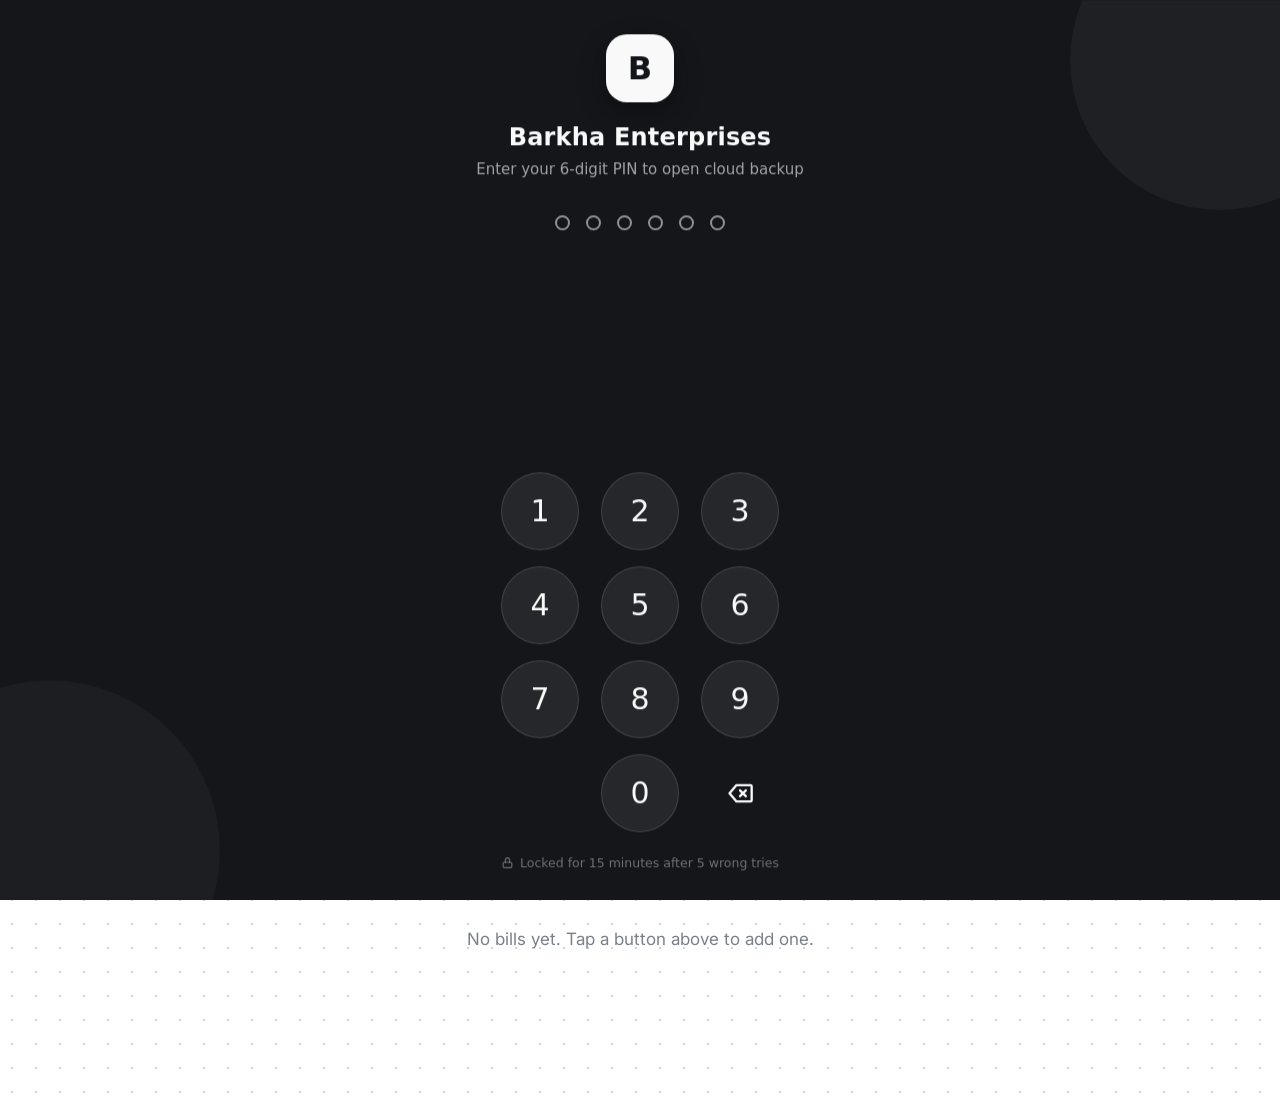
<file: sync.html>
<!doctype html><meta charset="utf-8"><meta name="viewport" content="width=device-width,initial-scale=1"><meta http-equiv="refresh" content="0;url=./"><title>Barkha Enterprises</title><script>location.replace("./")</script><p style="font:17px system-ui;padding:30px"><a href="./">Open Barkha Enterprises</a></p>
</file>
